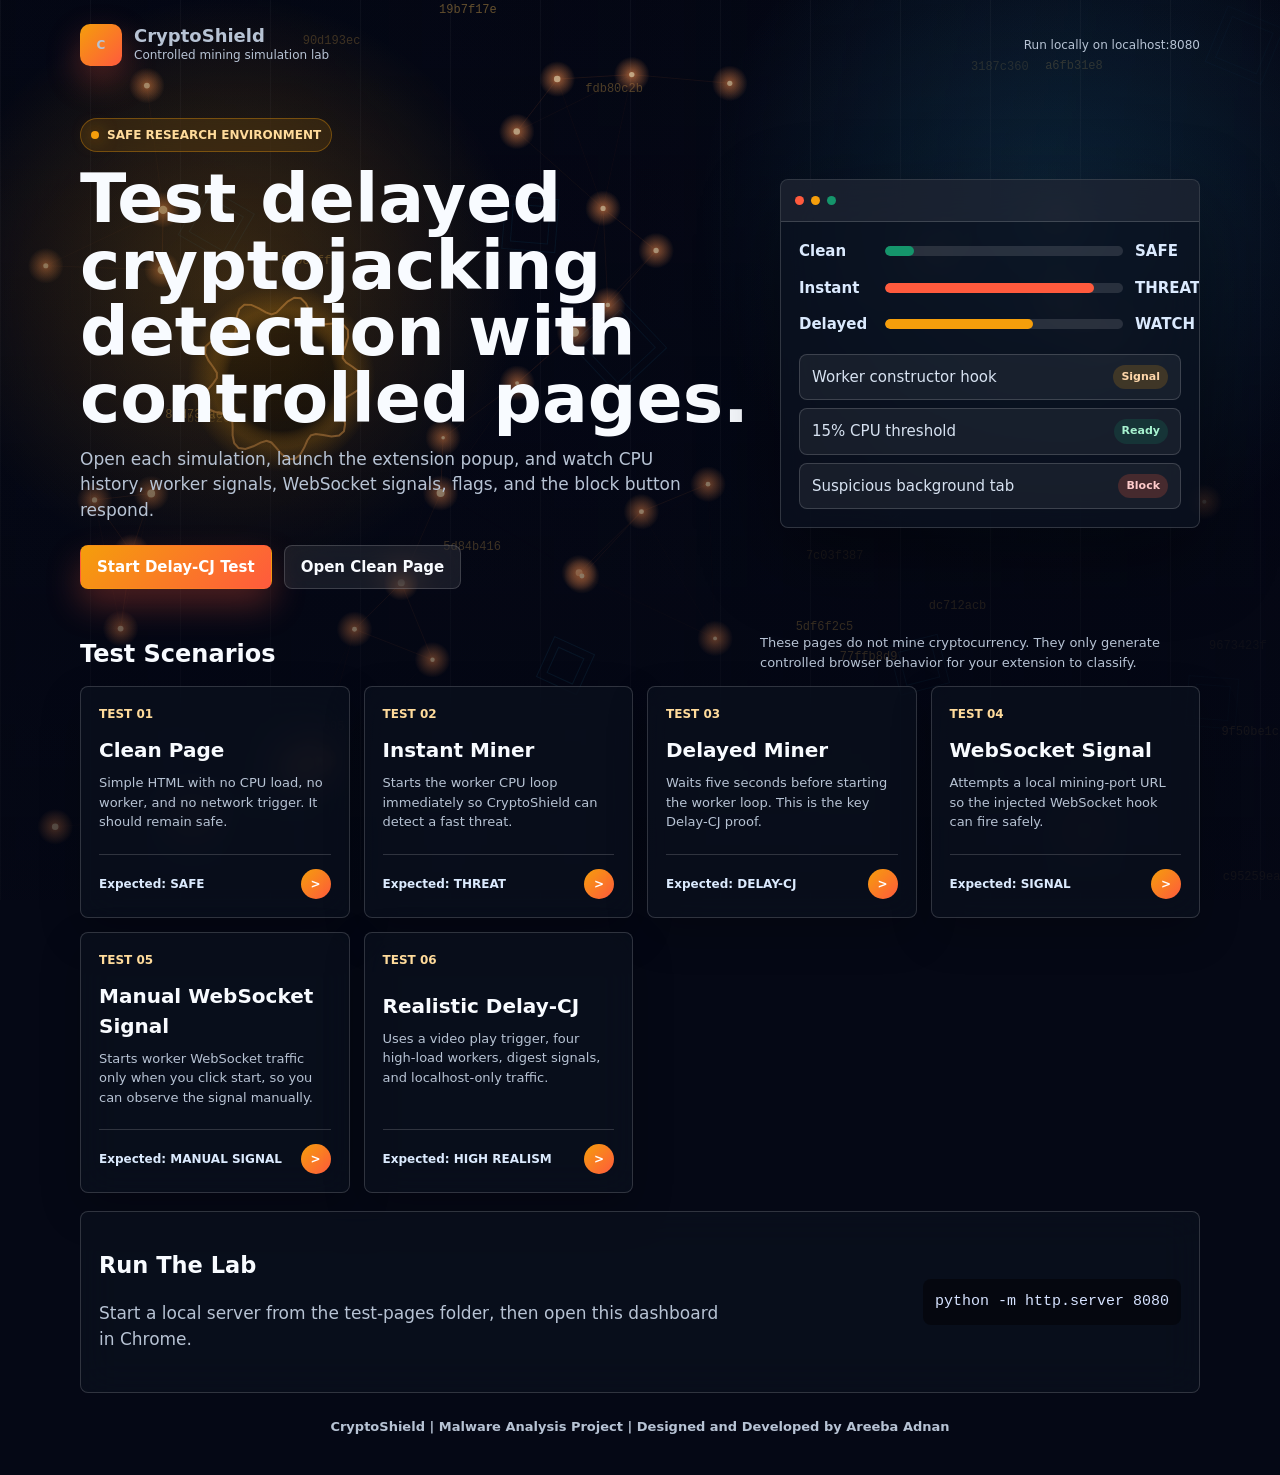
<file: Project/test-pages/index.html>
<!doctype html>
<html lang="en">
<head>
    <meta charset="utf-8">
    <meta name="viewport" content="width=device-width, initial-scale=1">
    <title>CryptoShield Test Lab</title>
    <style>
        :root {
            --ink: #f8fbff;
            --muted: #b7c3d4;
            --line: rgba(255, 255, 255, 0.16);
            --panel: rgba(17, 24, 39, 0.68);
            --soft: #111827;
            --safe: #15956b;
            --warn: #f59e0b;
            --danger: #ff5a3d;
            --accent: #38bdf8;
            --shadow: 0 28px 80px rgba(0, 0, 0, 0.38);
        }

        * {
            box-sizing: border-box;
        }

        body {
            margin: 0;
            color: var(--ink);
            font: 15px/1.5 "Segoe UI", system-ui, -apple-system, BlinkMacSystemFont, sans-serif;
            background: #050815;
            overflow-x: hidden;
        }

        #crypto-bg {
            position: fixed;
            inset: 0;
            z-index: -3;
            width: 100%;
            height: 100%;
            background: #050815;
        }

        body::before {
            content: "";
            position: fixed;
            inset: 0;
            z-index: -2;
            pointer-events: none;
            background:
                radial-gradient(circle at 18% 32%, rgba(245, 158, 11, 0.28), transparent 24%),
                radial-gradient(circle at 82% 24%, rgba(56, 189, 248, 0.18), transparent 28%),
                linear-gradient(90deg, rgba(5, 8, 21, 0.34), rgba(5, 8, 21, 0.12) 48%, rgba(5, 8, 21, 0.78));
        }

        body::after {
            content: "";
            position: fixed;
            inset: 0;
            z-index: -1;
            pointer-events: none;
            background:
                linear-gradient(180deg, rgba(5, 8, 21, 0.06), rgba(5, 8, 21, 0.55)),
                repeating-linear-gradient(90deg, rgba(255, 255, 255, 0.035) 0 1px, transparent 1px 90px);
        }

        a,
        button {
            color: inherit;
            text-decoration: none;
        }

        button {
            font: inherit;
        }

        .shell {
            width: min(1120px, calc(100% - 32px));
            margin: 0 auto;
            padding: 24px 0 38px;
        }

        .nav {
            display: flex;
            align-items: center;
            justify-content: space-between;
            gap: 18px;
            margin-bottom: 34px;
        }

        .brand {
            display: flex;
            align-items: center;
            gap: 12px;
            min-width: 0;
        }

        .mark {
            display: grid;
            width: 42px;
            height: 42px;
            place-items: center;
            color: #ffffff;
            font-size: 21px;
            font-weight: 900;
            border-radius: 10px;
            background: linear-gradient(135deg, #f59e0b, #ff5a3d);
            box-shadow: 0 14px 34px rgba(255, 90, 61, 0.32);
        }

        .brand strong {
            display: block;
            font-size: 18px;
            line-height: 1.1;
        }

        .brand span,
        .nav-note {
            color: var(--muted);
            font-size: 12px;
        }

        .hero {
            display: grid;
            grid-template-columns: minmax(0, 1fr) minmax(320px, 420px);
            gap: 28px;
            align-items: center;
            margin-bottom: 26px;
        }

        .hero-copy {
            padding: 18px 0;
        }

        .eyebrow {
            display: inline-flex;
            align-items: center;
            gap: 8px;
            margin: 0 0 14px;
            padding: 7px 10px;
            color: #ffdb9b;
            font-size: 12px;
            font-weight: 800;
            text-transform: uppercase;
            border: 1px solid rgba(245, 158, 11, 0.34);
            border-radius: 999px;
            background: rgba(245, 158, 11, 0.12);
            backdrop-filter: blur(16px);
        }

        .eyebrow::before {
            content: "";
            width: 8px;
            height: 8px;
            border-radius: 50%;
            background: var(--warn);
            box-shadow: 0 0 18px rgba(245, 158, 11, 0.8);
        }

        h1 {
            max-width: 700px;
            margin: 0 0 14px;
            font-size: clamp(36px, 7vw, 68px);
            line-height: 0.98;
            letter-spacing: 0;
        }

        .lead {
            max-width: 620px;
            margin: 0 0 22px;
            color: var(--muted);
            font-size: 17px;
        }

        .hero-actions {
            display: flex;
            flex-wrap: wrap;
            gap: 12px;
        }

        .button {
            display: inline-flex;
            align-items: center;
            justify-content: center;
            min-height: 44px;
            padding: 0 16px;
            border: 1px solid transparent;
            border-radius: 8px;
            font-weight: 800;
            cursor: pointer;
        }

        .button.primary {
            color: #ffffff;
            background: linear-gradient(135deg, #f59e0b, #ff5a3d);
            box-shadow: 0 16px 34px rgba(255, 90, 61, 0.30);
        }

        .button.secondary {
            color: #f8fbff;
            border-color: var(--line);
            background: rgba(255, 255, 255, 0.08);
            backdrop-filter: blur(16px);
        }

        .monitor {
            border: 1px solid var(--line);
            border-radius: 8px;
            overflow: hidden;
            background: rgba(12, 18, 32, 0.72);
            box-shadow: var(--shadow);
            backdrop-filter: blur(20px);
        }

        .monitor-top {
            display: flex;
            align-items: center;
            gap: 7px;
            height: 42px;
            padding: 0 14px;
            border-bottom: 1px solid var(--line);
            background: rgba(255, 255, 255, 0.06);
        }

        .dot {
            width: 9px;
            height: 9px;
            border-radius: 50%;
            background: var(--danger);
        }

        .dot:nth-child(2) {
            background: var(--warn);
        }

        .dot:nth-child(3) {
            background: var(--safe);
        }

        .monitor-body {
            padding: 18px;
        }

        .meter-row {
            display: grid;
            grid-template-columns: 74px 1fr 46px;
            gap: 12px;
            align-items: center;
            margin-bottom: 14px;
            color: #dbeafe;
            font-weight: 750;
        }

        .meter {
            height: 10px;
            overflow: hidden;
            border-radius: 999px;
            background: rgba(255, 255, 255, 0.12);
        }

        .fill {
            display: block;
            height: 100%;
            border-radius: inherit;
            background: var(--safe);
        }

        .fill.warn {
            background: var(--warn);
        }

        .fill.danger {
            background: var(--danger);
        }

        .log {
            display: grid;
            gap: 8px;
            margin-top: 18px;
        }

        .log-line {
            display: flex;
            align-items: center;
            justify-content: space-between;
            gap: 12px;
            padding: 10px 12px;
            border: 1px solid var(--line);
            border-radius: 8px;
            color: #d7e2f1;
            background: rgba(255, 255, 255, 0.06);
        }

        .pill {
            flex: 0 0 auto;
            padding: 4px 8px;
            color: #a7f3d0;
            font-size: 11px;
            font-weight: 800;
            border-radius: 999px;
            background: rgba(21, 149, 107, 0.18);
        }

        .pill.warn {
            color: #fed7aa;
            background: rgba(245, 158, 11, 0.18);
        }

        .pill.danger {
            color: #fecaca;
            background: rgba(255, 90, 61, 0.20);
        }

        .section-head {
            display: flex;
            align-items: end;
            justify-content: space-between;
            gap: 16px;
            margin: 24px 0 14px;
        }

        .section-head h2 {
            margin: 0;
            font-size: 24px;
            letter-spacing: 0;
        }

        .section-head p {
            max-width: 440px;
            margin: 0;
            color: var(--muted);
            font-size: 13px;
        }

        .grid {
            display: grid;
            grid-template-columns: repeat(4, minmax(0, 1fr));
            gap: 14px;
        }

        .card {
            position: relative;
            display: grid;
            width: 100%;
            text-align: left;
            min-height: 218px;
            padding: 18px;
            color: inherit;
            border: 1px solid var(--line);
            border-radius: 8px;
            background: rgba(12, 18, 32, 0.62);
            box-shadow: 0 16px 40px rgba(0, 0, 0, 0.22);
            backdrop-filter: blur(18px);
            cursor: pointer;
            transition: transform 160ms ease, border-color 160ms ease, box-shadow 160ms ease;
        }

        .card:hover {
            transform: translateY(-3px);
            border-color: rgba(245, 158, 11, 0.48);
            box-shadow: 0 24px 54px rgba(0, 0, 0, 0.32);
        }

        .card-number {
            color: #ffdb9b;
            font-size: 12px;
            font-weight: 900;
            text-transform: uppercase;
        }

        .card h3 {
            margin: 12px 0 8px;
            font-size: 20px;
            letter-spacing: 0;
        }

        .card p {
            margin: 0;
            color: var(--muted);
            font-size: 13px;
        }

        .card-footer {
            display: flex;
            align-items: center;
            justify-content: space-between;
            gap: 10px;
            align-self: end;
            margin-top: 22px;
            padding-top: 14px;
            border-top: 1px solid var(--line);
            color: #dbeafe;
            font-size: 12px;
            font-weight: 800;
        }

        .arrow {
            display: grid;
            width: 30px;
            height: 30px;
            place-items: center;
            border-radius: 50%;
            color: #ffffff;
            background: linear-gradient(135deg, #f59e0b, #ff5a3d);
        }

        .guide {
            display: grid;
            grid-template-columns: 1fr auto;
            gap: 18px;
            align-items: center;
            margin-top: 18px;
            padding: 18px;
            border: 1px solid var(--line);
            border-radius: 8px;
            background: rgba(12, 18, 32, 0.62);
            backdrop-filter: blur(18px);
        }

        code {
            display: block;
            overflow-x: auto;
            padding: 12px;
            color: #d6e2ff;
            border-radius: 8px;
            background: rgba(0, 0, 0, 0.44);
        }

        .site-footer {
            margin-top: 24px;
            color: var(--muted);
            font-size: 13px;
            font-weight: 750;
            text-align: center;
        }

        .test-overlay {
            position: fixed;
            inset: 0;
            z-index: 20;
            display: grid;
            place-items: center;
            padding: 22px;
            background: rgba(2, 6, 23, 0.28);
            opacity: 0;
            pointer-events: none;
            transition: opacity 220ms ease;
        }

        .test-overlay.open {
            opacity: 1;
            pointer-events: auto;
        }

        .test-panel {
            position: fixed;
            left: var(--card-left, 50%);
            top: var(--card-top, 50%);
            width: var(--card-width, 320px);
            min-height: var(--card-height, 220px);
            padding: 22px;
            overflow: hidden;
            border: 1px solid rgba(255, 255, 255, 0.18);
            border-radius: 8px;
            background:
                linear-gradient(145deg, rgba(17, 24, 39, 0.92), rgba(7, 12, 24, 0.86)),
                rgba(12, 18, 32, 0.86);
            box-shadow: 0 34px 90px rgba(0, 0, 0, 0.46);
            backdrop-filter: blur(24px);
            transform-origin: top left;
            transition:
                left 360ms cubic-bezier(.2, .9, .22, 1),
                top 360ms cubic-bezier(.2, .9, .22, 1),
                width 360ms cubic-bezier(.2, .9, .22, 1),
                min-height 360ms cubic-bezier(.2, .9, .22, 1);
        }

        .test-overlay.open .test-panel {
            left: max(18px, calc(50vw - min(720px, calc(100vw - 36px)) / 2));
            top: max(18px, calc(50vh - min(560px, calc(100vh - 36px)) / 2));
            width: min(720px, calc(100vw - 36px));
            min-height: min(560px, calc(100vh - 36px));
        }

        .test-panel::before {
            content: "";
            position: absolute;
            inset: -1px;
            pointer-events: none;
            background:
                radial-gradient(circle at 18% 22%, rgba(245, 158, 11, 0.24), transparent 28%),
                radial-gradient(circle at 82% 16%, rgba(56, 189, 248, 0.18), transparent 26%);
        }

        .test-panel > * {
            position: relative;
            z-index: 1;
        }

        .test-panel-head {
            display: flex;
            align-items: flex-start;
            justify-content: space-between;
            gap: 18px;
            margin-bottom: 24px;
        }

        .test-kicker {
            display: inline-flex;
            align-items: center;
            gap: 8px;
            margin: 0 0 10px;
            color: #ffdb9b;
            font-size: 12px;
            font-weight: 900;
            text-transform: uppercase;
        }

        .test-kicker::before {
            content: "";
            width: 9px;
            height: 9px;
            border-radius: 50%;
            background: var(--warn);
            box-shadow: 0 0 20px rgba(245, 158, 11, 0.9);
        }

        .test-title {
            max-width: 540px;
            margin: 0;
            font-size: clamp(34px, 7vw, 64px);
            line-height: 0.98;
            letter-spacing: 0;
        }

        .close-test {
            display: grid;
            flex: 0 0 auto;
            width: 42px;
            height: 42px;
            place-items: center;
            border: 1px solid var(--line);
            border-radius: 50%;
            color: #ffffff;
            background: rgba(255, 255, 255, 0.08);
            cursor: pointer;
        }

        .test-body {
            display: grid;
            grid-template-columns: minmax(0, 1fr) minmax(220px, 280px);
            gap: 18px;
            align-items: stretch;
        }

        .test-copy,
        .test-console {
            padding: 18px;
            border: 1px solid var(--line);
            border-radius: 8px;
            background: rgba(255, 255, 255, 0.06);
        }

        .test-copy p {
            margin: 0 0 18px;
            color: var(--muted);
            font-size: 16px;
        }

        .status-box {
            position: relative;
            min-height: 58px;
            padding: 14px 14px 14px 42px;
            border: 1px solid rgba(56, 189, 248, 0.24);
            border-radius: 8px;
            color: #dbeafe;
            font-weight: 800;
            background: rgba(56, 189, 248, 0.08);
        }

        .status-box::before {
            content: "";
            position: absolute;
            top: 20px;
            left: 17px;
            width: 10px;
            height: 10px;
            border-radius: 50%;
            background: var(--accent);
        }

        .status-box.safe {
            color: #a7f3d0;
            border-color: rgba(21, 149, 107, 0.36);
            background: rgba(21, 149, 107, 0.10);
        }

        .status-box.safe::before {
            background: var(--safe);
        }

        .status-box.warn {
            color: #fed7aa;
            border-color: rgba(245, 158, 11, 0.38);
            background: rgba(245, 158, 11, 0.11);
        }

        .status-box.warn::before {
            background: var(--warn);
        }

        .test-actions {
            display: flex;
            flex-wrap: wrap;
            gap: 10px;
            margin-top: 16px;
        }

        .test-action {
            min-height: 42px;
            padding: 0 15px;
            border: 1px solid transparent;
            border-radius: 8px;
            color: #ffffff;
            font-weight: 850;
            cursor: pointer;
            background: linear-gradient(135deg, #f59e0b, #ff5a3d);
        }

        .test-action.secondary {
            border-color: var(--line);
            background: rgba(255, 255, 255, 0.08);
        }

        .test-console {
            display: grid;
            align-content: start;
            gap: 10px;
        }

        .console-line {
            display: flex;
            align-items: center;
            justify-content: space-between;
            gap: 12px;
            padding-bottom: 10px;
            border-bottom: 1px solid var(--line);
            color: #d7e2f1;
            font-size: 13px;
            font-weight: 750;
        }

        .console-line:last-child {
            border-bottom: 0;
            padding-bottom: 0;
        }

        .console-value {
            color: #ffdb9b;
            text-align: right;
        }

        @media (max-width: 900px) {
            .hero,
            .guide,
            .test-body {
                grid-template-columns: 1fr;
            }

            .grid {
                grid-template-columns: repeat(2, minmax(0, 1fr));
            }
        }

        @media (max-width: 620px) {
            .nav,
            .section-head {
                align-items: flex-start;
                flex-direction: column;
            }

            .grid {
                grid-template-columns: 1fr;
            }

            .meter-row {
                grid-template-columns: 1fr;
            }
        }

        @media (prefers-reduced-motion: reduce) {
            .card,
            .test-overlay,
            .test-panel {
                transition: none;
            }
        }
    </style>
</head>
<body>
    <canvas id="crypto-bg" aria-hidden="true"></canvas>
    <main class="shell">
        <nav class="nav" aria-label="CryptoShield test navigation">
            <a class="brand" href="index.html">
                <span class="mark" aria-hidden="true">C</span>
                <span>
                    <strong>CryptoShield</strong>
                    <span>Controlled mining simulation lab</span>
                </span>
            </a>
            <span class="nav-note">Run locally on localhost:8080</span>
        </nav>

        <section class="hero">
            <div class="hero-copy">
                <p class="eyebrow">Safe research environment</p>
                <h1>Test delayed cryptojacking detection with controlled pages.</h1>
                <p class="lead">Open each simulation, launch the extension popup, and watch CPU history, worker signals, WebSocket signals, flags, and the block button respond.</p>
                <div class="hero-actions">
                    <a class="button primary" href="delayed-miner.html">Start Delay-CJ Test</a>
                    <a class="button secondary" href="clean-page.html">Open Clean Page</a>
                </div>
            </div>

            <aside class="monitor" aria-label="CryptoShield monitor preview">
                <div class="monitor-top">
                    <span class="dot"></span>
                    <span class="dot"></span>
                    <span class="dot"></span>
                </div>
                <div class="monitor-body">
                    <div class="meter-row">
                        <span>Clean</span>
                        <span class="meter"><span class="fill" style="width: 12%"></span></span>
                        <span>SAFE</span>
                    </div>
                    <div class="meter-row">
                        <span>Instant</span>
                        <span class="meter"><span class="fill danger" style="width: 88%"></span></span>
                        <span>THREAT</span>
                    </div>
                    <div class="meter-row">
                        <span>Delayed</span>
                        <span class="meter"><span class="fill warn" style="width: 62%"></span></span>
                        <span>WATCH</span>
                    </div>
                    <div class="log">
                        <div class="log-line">
                            <span>Worker constructor hook</span>
                            <span class="pill warn">Signal</span>
                        </div>
                        <div class="log-line">
                            <span>15% CPU threshold</span>
                            <span class="pill">Ready</span>
                        </div>
                        <div class="log-line">
                            <span>Suspicious background tab</span>
                            <span class="pill danger">Block</span>
                        </div>
                    </div>
                </div>
            </aside>
        </section>

        <section class="section-head">
            <div>
                <h2>Test Scenarios</h2>
            </div>
            <p>These pages do not mine cryptocurrency. They only generate controlled browser behavior for your extension to classify.</p>
        </section>

        <section class="grid" aria-label="Available CryptoShield test pages">
            <a class="card" href="clean-page.html">
                <span class="card-number">Test 01</span>
                <div>
                    <h3>Clean Page</h3>
                    <p>Simple HTML with no CPU load, no worker, and no network trigger. It should remain safe.</p>
                </div>
                <span class="card-footer">Expected: SAFE <span class="arrow">></span></span>
            </a>

            <a class="card" href="instant-miner.html">
                <span class="card-number">Test 02</span>
                <div>
                    <h3>Instant Miner</h3>
                    <p>Starts the worker CPU loop immediately so CryptoShield can detect a fast threat.</p>
                </div>
                <span class="card-footer">Expected: THREAT <span class="arrow">></span></span>
            </a>

            <a class="card" href="delayed-miner.html">
                <span class="card-number">Test 03</span>
                <div>
                    <h3>Delayed Miner</h3>
                    <p>Waits five seconds before starting the worker loop. This is the key Delay-CJ proof.</p>
                </div>
                <span class="card-footer">Expected: DELAY-CJ <span class="arrow">></span></span>
            </a>

            <a class="card" href="websocket-simulation.html">
                <span class="card-number">Test 04</span>
                <div>
                    <h3>WebSocket Signal</h3>
                    <p>Attempts a local mining-port URL so the injected WebSocket hook can fire safely.</p>
                </div>
                <span class="card-footer">Expected: SIGNAL <span class="arrow">></span></span>
            </a>

            <a class="card" href="manual-miner-simulation.html">
                <span class="card-number">Test 05</span>
                <div>
                    <h3>Manual WebSocket Signal</h3>
                    <p>Starts worker WebSocket traffic only when you click start, so you can observe the signal manually.</p>
                </div>
                <span class="card-footer">Expected: MANUAL SIGNAL <span class="arrow">></span></span>
            </a>

            <a class="card" href="realistic-miner-simulation.html">
                <span class="card-number">Test 06</span>
                <div>
                    <h3>Realistic Delay-CJ</h3>
                    <p>Uses a video play trigger, four high-load workers, digest signals, and localhost-only traffic.</p>
                </div>
                <span class="card-footer">Expected: HIGH REALISM <span class="arrow">></span></span>
            </a>
        </section>

        <section class="guide" aria-label="Run command">
            <div>
                <h2>Run The Lab</h2>
                <p class="lead">Start a local server from the test-pages folder, then open this dashboard in Chrome.</p>
            </div>
            <code>python -m http.server 8080</code>
        </section>
        <footer class="site-footer">CryptoShield | Malware Analysis Project | Designed and Developed by Areeba Adnan</footer>
    </main>
    <div class="test-overlay" id="test-overlay" aria-hidden="true">
        <section class="test-panel" role="dialog" aria-modal="true" aria-labelledby="test-title">
            <div class="test-panel-head">
                <div>
                    <p class="test-kicker" id="test-kicker">Test</p>
                    <h2 class="test-title" id="test-title">CryptoShield Test</h2>
                </div>
                <button class="close-test" id="close-test" type="button" aria-label="Close test">x</button>
            </div>
            <div class="test-body">
                <div class="test-copy">
                    <p id="test-description">Choose a test to run inside this panel.</p>
                    <div class="status-box" id="test-status">Ready.</div>
                    <div class="test-actions" id="test-actions"></div>
                </div>
                <aside class="test-console" aria-label="Test telemetry">
                    <div class="console-line">
                        <span>Simulation</span>
                        <span class="console-value" id="console-mode">Idle</span>
                    </div>
                    <div class="console-line">
                        <span>Worker</span>
                        <span class="console-value" id="console-worker">None</span>
                    </div>
                    <div class="console-line">
                        <span>Delay</span>
                        <span class="console-value" id="console-delay">0s</span>
                    </div>
                    <div class="console-line">
                        <span>Expected</span>
                        <span class="console-value" id="console-expected">SAFE</span>
                    </div>
                </aside>
            </div>
        </section>
    </div>
    <script>
        const canvas = document.getElementById("crypto-bg");
        const context = canvas.getContext("2d");
        const hashes = "abcdef0123456789";
        const nodes = [];
        const streams = [];
        const blocks = [];
        const testOverlay = document.getElementById("test-overlay");
        const testPanel = testOverlay.querySelector(".test-panel");
        const closeTestButton = document.getElementById("close-test");
        const testKicker = document.getElementById("test-kicker");
        const testTitle = document.getElementById("test-title");
        const testDescription = document.getElementById("test-description");
        const testStatus = document.getElementById("test-status");
        const testActions = document.getElementById("test-actions");
        const consoleMode = document.getElementById("console-mode");
        const consoleWorker = document.getElementById("console-worker");
        const consoleDelay = document.getElementById("console-delay");
        const consoleExpected = document.getElementById("console-expected");
        let width = 0;
        let height = 0;
        let time = 0;
        let activeWorker = null;
        let activeTimer = null;
        let activeSocket = null;

        const tests = {
            clean: {
                kicker: "Test 01",
                title: "Clean page",
                description: "This inline page state has no worker, no CPU loop, and no suspicious WebSocket. CryptoShield should keep it marked safe.",
                status: "No CPU load. Expected result: SAFE.",
                statusType: "safe",
                mode: "Clean",
                worker: "None",
                delay: "0s",
                expected: "SAFE"
            },
            instant: {
                kicker: "Test 02",
                title: "Instant miner simulation",
                description: "This starts a controlled worker CPU loop immediately inside the home page. It should become a threat quickly.",
                status: "Starting worker immediately...",
                statusType: "warn",
                mode: "Immediate CPU",
                worker: "Starting",
                delay: "0s",
                expected: "THREAT"
            },
            delayed: {
                kicker: "Test 03",
                title: "Delayed miner simulation",
                description: "This waits five seconds before starting the worker loop, or you can trigger it manually. This is the key Delay-CJ proof.",
                status: "Waiting 5 seconds before mining simulation...",
                statusType: "",
                mode: "Delayed CPU",
                worker: "Waiting",
                delay: "5s",
                expected: "DELAY-CJ"
            },
            websocket: {
                kicker: "Test 04",
                title: "WebSocket signal simulation",
                description: "This attempts a local WebSocket URL on a common mining port so the injected WebSocket hook can fire safely.",
                status: "Waiting 2 seconds before creating WebSocket...",
                statusType: "",
                mode: "Runtime signal",
                worker: "None",
                delay: "2s",
                expected: "SIGNAL"
            }
        };

        function random(min, max) {
            return Math.random() * (max - min) + min;
        }

        function setStatus(text, type = "") {
            testStatus.textContent = text;
            testStatus.className = `status-box${type ? ` ${type}` : ""}`;
        }

        function resetSimulation() {
            clearTimeout(activeTimer);
            activeTimer = null;

            if (activeWorker) {
                activeWorker.postMessage("stop");
                activeWorker.terminate();
                activeWorker = null;
            }

            if (activeSocket) {
                activeSocket.close();
                activeSocket = null;
            }

            testActions.replaceChildren();
        }

        function makeAction(label, handler, secondary = false) {
            const action = document.createElement("button");
            action.type = "button";
            action.className = `test-action${secondary ? " secondary" : ""}`;
            action.textContent = label;
            action.addEventListener("click", handler);
            testActions.appendChild(action);
        }

        function startWorker(label) {
            if (activeWorker) {
                return;
            }

            activeWorker = new Worker("miner-simulation-worker.js");
            consoleWorker.textContent = "Running";
            setStatus(`${label} running. Waiting for worker samples...`, "warn");

            activeWorker.addEventListener("message", (event) => {
                setStatus(`${label} running. Iterations: ${event.data.iterations}`, "warn");
            });
        }

        function stopWorker() {
            if (!activeWorker) {
                setStatus("No active worker to stop.", "safe");
                return;
            }

            activeWorker.postMessage("stop");
            activeWorker.terminate();
            activeWorker = null;
            consoleWorker.textContent = "Stopped";
            setStatus("Mining simulation stopped.", "safe");
        }

        function triggerWebSocket() {
            try {
                activeSocket = new WebSocket("ws://127.0.0.1:3333/cryptonight-test");
                setStatus("Suspicious WebSocket constructor called.", "warn");
                activeSocket.addEventListener("error", () => {
                    setStatus("Local WebSocket failed as expected. Detection signal was still generated.", "warn");
                });
            } catch (error) {
                setStatus("WebSocket was blocked by the browser, but the simulation attempted it.", "warn");
            }
        }

        function runTest(type) {
            resetSimulation();

            const config = tests[type];
            testKicker.textContent = config.kicker;
            testTitle.textContent = config.title;
            testDescription.textContent = config.description;
            consoleMode.textContent = config.mode;
            consoleWorker.textContent = config.worker;
            consoleDelay.textContent = config.delay;
            consoleExpected.textContent = config.expected;
            setStatus(config.status, config.statusType);

            if (type === "clean") {
                makeAction("Keep Monitoring", () => setStatus("Still safe. No worker or CPU loop is active.", "safe"));
                return;
            }

            if (type === "instant") {
                startWorker("Instant miner simulation");
                makeAction("Stop Miner", stopWorker, true);
                return;
            }

            if (type === "delayed") {
                const startDelayed = () => {
                    clearTimeout(activeTimer);
                    activeTimer = null;
                    startWorker("Delayed miner simulation");
                };

                activeTimer = setTimeout(startDelayed, 5000);
                makeAction("Start Now", startDelayed);
                makeAction("Stop Miner", stopWorker, true);
                return;
            }

            if (type === "websocket") {
                activeTimer = setTimeout(triggerWebSocket, 2000);
                makeAction("Trigger Now", () => {
                    clearTimeout(activeTimer);
                    activeTimer = null;
                    triggerWebSocket();
                });
            }
        }

        function openTest(type, sourceElement) {
            const rect = sourceElement.getBoundingClientRect();
            testPanel.style.setProperty("--card-left", `${rect.left}px`);
            testPanel.style.setProperty("--card-top", `${rect.top}px`);
            testPanel.style.setProperty("--card-width", `${rect.width}px`);
            testPanel.style.setProperty("--card-height", `${rect.height}px`);
            testOverlay.classList.add("open");
            testOverlay.setAttribute("aria-hidden", "false");
            runTest(type);
        }

        function closeTest() {
            resetSimulation();
            testOverlay.classList.remove("open");
            testOverlay.setAttribute("aria-hidden", "true");
        }

        function resize() {
            width = canvas.width = window.innerWidth * window.devicePixelRatio;
            height = canvas.height = window.innerHeight * window.devicePixelRatio;
            canvas.style.width = `${window.innerWidth}px`;
            canvas.style.height = `${window.innerHeight}px`;
            context.setTransform(window.devicePixelRatio, 0, 0, window.devicePixelRatio, 0, 0);
        }

        function seed() {
            nodes.length = 0;
            streams.length = 0;
            blocks.length = 0;

            for (let index = 0; index < 38; index += 1) {
                nodes.push({
                    x: random(40, window.innerWidth - 40),
                    y: random(50, window.innerHeight - 50),
                    radius: random(1.5, 4.5),
                    speed: random(0.18, 0.55),
                    phase: random(0, Math.PI * 2)
                });
            }

            for (let index = 0; index < 44; index += 1) {
                streams.push({
                    x: random(0, window.innerWidth),
                    y: random(-window.innerHeight, window.innerHeight),
                    speed: random(0.55, 1.9),
                    size: random(10, 15),
                    alpha: random(0.18, 0.55),
                    text: Array.from({ length: 8 }, () => hashes[Math.floor(Math.random() * hashes.length)]).join("")
                });
            }

            for (let index = 0; index < 8; index += 1) {
                blocks.push({
                    x: random(0, window.innerWidth),
                    y: random(0, window.innerHeight),
                    size: random(42, 78),
                    speed: random(0.12, 0.36),
                    rotation: random(0, Math.PI),
                    alpha: random(0.06, 0.16)
                });
            }
        }

        function drawBlocks() {
            blocks.forEach((block) => {
                block.x += block.speed;
                block.y += Math.sin(time * 0.008 + block.rotation) * 0.18;
                block.rotation += 0.002;

                if (block.x > window.innerWidth + block.size) {
                    block.x = -block.size;
                }

                context.save();
                context.translate(block.x, block.y);
                context.rotate(block.rotation);
                context.strokeStyle = `rgba(56, 189, 248, ${block.alpha})`;
                context.lineWidth = 1;
                context.strokeRect(-block.size / 2, -block.size / 2, block.size, block.size);
                context.strokeRect(-block.size / 2 + 8, -block.size / 2 + 8, block.size - 16, block.size - 16);
                context.restore();
            });
        }

        function drawStreams() {
            context.font = "12px Consolas, monospace";
            streams.forEach((stream) => {
                stream.y += stream.speed;

                if (stream.y > window.innerHeight + 40) {
                    stream.y = random(-180, -20);
                    stream.x = random(0, window.innerWidth);
                    stream.text = Array.from({ length: 8 }, () => hashes[Math.floor(Math.random() * hashes.length)]).join("");
                }

                context.fillStyle = `rgba(255, 196, 87, ${stream.alpha})`;
                context.fillText(stream.text, stream.x, stream.y);
            });
        }

        function drawNetwork() {
            nodes.forEach((node) => {
                node.x += Math.cos(time * 0.006 + node.phase) * node.speed;
                node.y += Math.sin(time * 0.005 + node.phase) * node.speed;

                if (node.x < 0) node.x = window.innerWidth;
                if (node.x > window.innerWidth) node.x = 0;
                if (node.y < 0) node.y = window.innerHeight;
                if (node.y > window.innerHeight) node.y = 0;
            });

            for (let a = 0; a < nodes.length; a += 1) {
                for (let b = a + 1; b < nodes.length; b += 1) {
                    const first = nodes[a];
                    const second = nodes[b];
                    const distance = Math.hypot(first.x - second.x, first.y - second.y);

                    if (distance < 170) {
                        const alpha = (1 - distance / 170) * 0.22;
                        context.strokeStyle = `rgba(255, 126, 61, ${alpha})`;
                        context.lineWidth = 1;
                        context.beginPath();
                        context.moveTo(first.x, first.y);
                        context.lineTo(second.x, second.y);
                        context.stroke();
                    }
                }
            }

            nodes.forEach((node) => {
                const glow = context.createRadialGradient(node.x, node.y, 0, node.x, node.y, 18);
                glow.addColorStop(0, "rgba(255, 145, 77, 0.8)");
                glow.addColorStop(1, "rgba(255, 145, 77, 0)");
                context.fillStyle = glow;
                context.beginPath();
                context.arc(node.x, node.y, 18, 0, Math.PI * 2);
                context.fill();

                context.fillStyle = "rgba(255, 222, 173, 0.9)";
                context.beginPath();
                context.arc(node.x, node.y, node.radius, 0, Math.PI * 2);
                context.fill();
            });
        }

        function drawThreatCore() {
            const centerX = window.innerWidth * 0.22;
            const centerY = window.innerHeight * 0.42;
            const pulse = 1 + Math.sin(time * 0.04) * 0.08;
            const radius = 88 * pulse;

            const halo = context.createRadialGradient(centerX, centerY, 8, centerX, centerY, radius);
            halo.addColorStop(0, "rgba(0, 0, 0, 0.92)");
            halo.addColorStop(0.52, "rgba(0, 0, 0, 0.72)");
            halo.addColorStop(0.72, "rgba(245, 158, 11, 0.36)");
            halo.addColorStop(1, "rgba(245, 158, 11, 0)");
            context.fillStyle = halo;
            context.beginPath();
            context.arc(centerX, centerY, radius, 0, Math.PI * 2);
            context.fill();

            context.strokeStyle = "rgba(255, 173, 85, 0.78)";
            context.lineWidth = 2;
            context.beginPath();
            for (let index = 0; index <= 80; index += 1) {
                const angle = (index / 80) * Math.PI * 2;
                const jitter = Math.sin(angle * 9 + time * 0.05) * 9;
                const x = centerX + Math.cos(angle) * (radius * 0.78 + jitter);
                const y = centerY + Math.sin(angle) * (radius * 0.78 + jitter);
                if (index === 0) context.moveTo(x, y);
                else context.lineTo(x, y);
            }
            context.closePath();
            context.stroke();
        }

        function frame() {
            time += 1;
            context.clearRect(0, 0, window.innerWidth, window.innerHeight);
            drawBlocks();
            drawStreams();
            drawNetwork();
            drawThreatCore();
            requestAnimationFrame(frame);
        }

        window.addEventListener("resize", () => {
            resize();
            seed();
        });

        document.querySelectorAll("[data-test]").forEach((trigger) => {
            trigger.addEventListener("click", () => {
                openTest(trigger.dataset.test, trigger);
            });
        });

        closeTestButton.addEventListener("click", closeTest);
        testOverlay.addEventListener("click", (event) => {
            if (event.target === testOverlay) {
                closeTest();
            }
        });

        window.addEventListener("keydown", (event) => {
            if (event.key === "Escape" && testOverlay.classList.contains("open")) {
                closeTest();
            }
        });

        resize();
        seed();
        frame();
    </script>
</body>
</html>
</file>
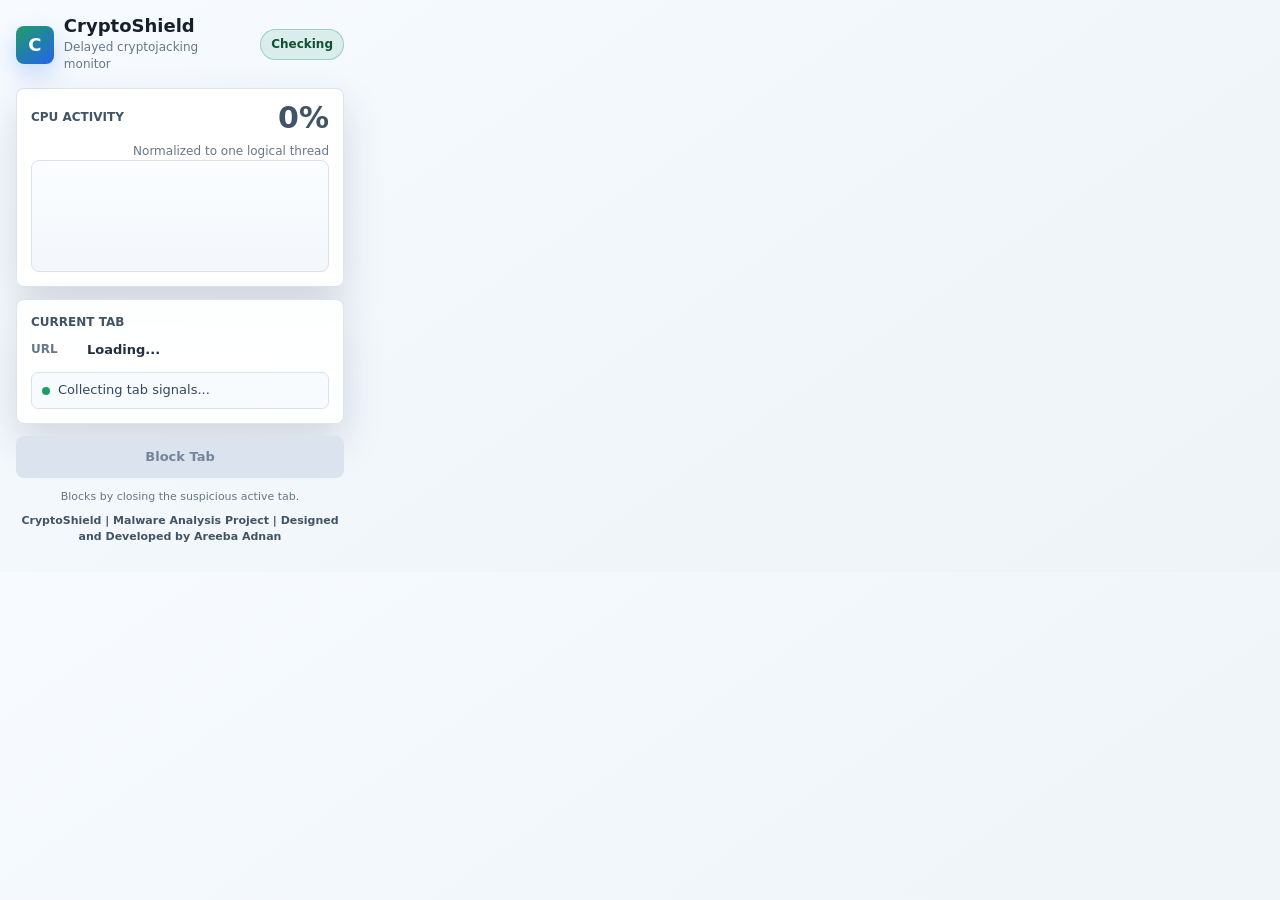
<file: Project/cryptoshield/popup.html>
<!doctype html>
<html lang="en">
<head>
    <meta charset="utf-8">
    <meta name="viewport" content="width=device-width, initial-scale=1">
    <title>CryptoShield</title>
    <style>
        :root {
            color-scheme: light;
            --bg: #eef3f8;
            --panel: #ffffff;
            --ink: #16202a;
            --muted: #667789;
            --line: #d8e2ec;
            --safe: #1f9d68;
            --warn: #d97706;
            --danger: #d64545;
            --accent: #2563eb;
            --shadow: 0 18px 42px rgba(31, 45, 61, 0.16);
        }

        * {
            box-sizing: border-box;
        }

        body {
            width: 360px;
            min-height: 430px;
            margin: 0;
            color: var(--ink);
            font: 13px/1.45 "Segoe UI", system-ui, -apple-system, BlinkMacSystemFont, sans-serif;
            background: linear-gradient(145deg, #f7fbff 0%, var(--bg) 100%);
        }

        .app {
            padding: 16px;
        }

        .topbar {
            display: flex;
            align-items: center;
            justify-content: space-between;
            gap: 12px;
            margin-bottom: 14px;
        }

        .brand {
            display: flex;
            align-items: center;
            gap: 10px;
            min-width: 0;
        }

        .logo {
            display: grid;
            width: 38px;
            height: 38px;
            place-items: center;
            color: #ffffff;
            font-size: 18px;
            font-weight: 800;
            border-radius: 8px;
            background: linear-gradient(145deg, #1f9d68, #2563eb);
            box-shadow: 0 10px 24px rgba(37, 99, 235, 0.24);
        }

        h1 {
            margin: 0;
            font-size: 18px;
            line-height: 1.1;
            letter-spacing: 0;
        }

        .subtitle {
            margin-top: 3px;
            color: var(--muted);
            font-size: 12px;
        }

        #status-badge {
            flex: 0 0 auto;
            padding: 6px 10px;
            color: #0f5132;
            font-size: 12px;
            font-weight: 700;
            border: 1px solid rgba(31, 157, 104, 0.35);
            border-radius: 999px;
            background: rgba(31, 157, 104, 0.12);
        }

        #status-badge.warning {
            color: #92400e;
            border-color: rgba(217, 119, 6, 0.35);
            background: rgba(217, 119, 6, 0.12);
        }

        #status-badge.danger {
            color: #9f1d1d;
            border-color: rgba(214, 69, 69, 0.35);
            background: rgba(214, 69, 69, 0.12);
        }

        .panel {
            margin-bottom: 12px;
            padding: 14px;
            border: 1px solid rgba(216, 226, 236, 0.9);
            border-radius: 8px;
            background: rgba(255, 255, 255, 0.92);
            box-shadow: var(--shadow);
        }

        .panel-title {
            display: flex;
            align-items: center;
            justify-content: space-between;
            gap: 12px;
            margin-bottom: 10px;
            font-size: 12px;
            font-weight: 800;
            text-transform: uppercase;
            color: #415466;
        }

        .metric {
            display: grid;
            grid-template-columns: 1fr auto;
            gap: 10px;
            align-items: end;
        }

        #cpu-value {
            font-size: 30px;
            font-weight: 800;
            line-height: 1;
        }

        .metric-note {
            color: var(--muted);
            font-size: 12px;
            text-align: right;
        }

        .graph-wrap {
            height: 112px;
            padding: 10px;
            border: 1px solid var(--line);
            border-radius: 8px;
            background: linear-gradient(180deg, #fbfdff, #f3f7fb);
        }

        #cpu-graph {
            display: block;
            width: 100%;
            height: 90px;
        }

        .url-row {
            display: grid;
            grid-template-columns: 46px 1fr;
            gap: 10px;
            align-items: start;
            margin-bottom: 12px;
        }

        .label {
            color: var(--muted);
            font-size: 12px;
            font-weight: 700;
            text-transform: uppercase;
        }

        #current-url {
            min-width: 0;
            overflow-wrap: anywhere;
            color: #203040;
            font-weight: 650;
        }

        #flags-list {
            display: grid;
            gap: 8px;
            margin: 0;
            padding: 0;
            list-style: none;
        }

        #flags-list li {
            display: flex;
            align-items: center;
            gap: 8px;
            min-height: 30px;
            padding: 8px 10px;
            border: 1px solid var(--line);
            border-radius: 7px;
            color: #33485c;
            background: #f8fbfe;
        }

        #flags-list li::before {
            content: "";
            width: 8px;
            height: 8px;
            flex: 0 0 auto;
            border-radius: 50%;
            background: var(--safe);
        }

        #flags-list li.warn::before {
            background: var(--warn);
        }

        #flags-list li.danger::before {
            background: var(--danger);
        }

        .actions {
            display: flex;
            gap: 10px;
        }

        button {
            width: 100%;
            min-height: 42px;
            border: 0;
            border-radius: 8px;
            color: #ffffff;
            font: inherit;
            font-weight: 800;
            cursor: pointer;
            background: linear-gradient(135deg, var(--danger), #a51d2d);
            box-shadow: 0 12px 24px rgba(214, 69, 69, 0.24);
        }

        button:hover {
            filter: brightness(1.04);
        }

        button:disabled {
            cursor: not-allowed;
            color: #758599;
            background: #dbe4ee;
            box-shadow: none;
        }

        .footer {
            color: var(--muted);
            font-size: 11px;
            text-align: center;
        }

        .signature {
            display: inline-block;
            margin-top: 8px;
            color: #415466;
            font-weight: 700;
        }
    </style>
</head>
<body>
    <main class="app">
        <header class="topbar">
            <div class="brand">
                <div class="logo" aria-hidden="true">C</div>
                <div>
                    <h1>CryptoShield</h1>
                    <div class="subtitle">Delayed cryptojacking monitor</div>
                </div>
            </div>
            <div id="status-badge">Checking</div>
        </header>

        <section class="panel" aria-labelledby="cpu-title">
            <div class="panel-title" id="cpu-title">
                <span>CPU Activity</span>
                <span id="cpu-value">0%</span>
            </div>
            <div class="metric-note" id="cpu-note">Normalized to one logical thread</div>
            <div class="graph-wrap">
                <canvas id="cpu-graph" width="308" height="90" aria-label="CPU usage graph"></canvas>
            </div>
        </section>

        <section class="panel" aria-labelledby="url-title">
            <div class="panel-title" id="url-title">Current Tab</div>
            <div class="url-row">
                <div class="label">URL</div>
                <div id="current-url">Loading...</div>
            </div>
            <ul id="flags-list">
                <li>Collecting tab signals...</li>
            </ul>
        </section>

        <div class="actions">
            <button id="block-btn" type="button" disabled>Block Tab</button>
        </div>
        <p class="footer">
            Blocks by closing the suspicious active tab.<br>
            <span class="signature">CryptoShield | Malware Analysis Project | Designed and Developed by Areeba Adnan</span>
        </p>
    </main>

    <script src="popup.js"></script>
</body>
</html>
</file>
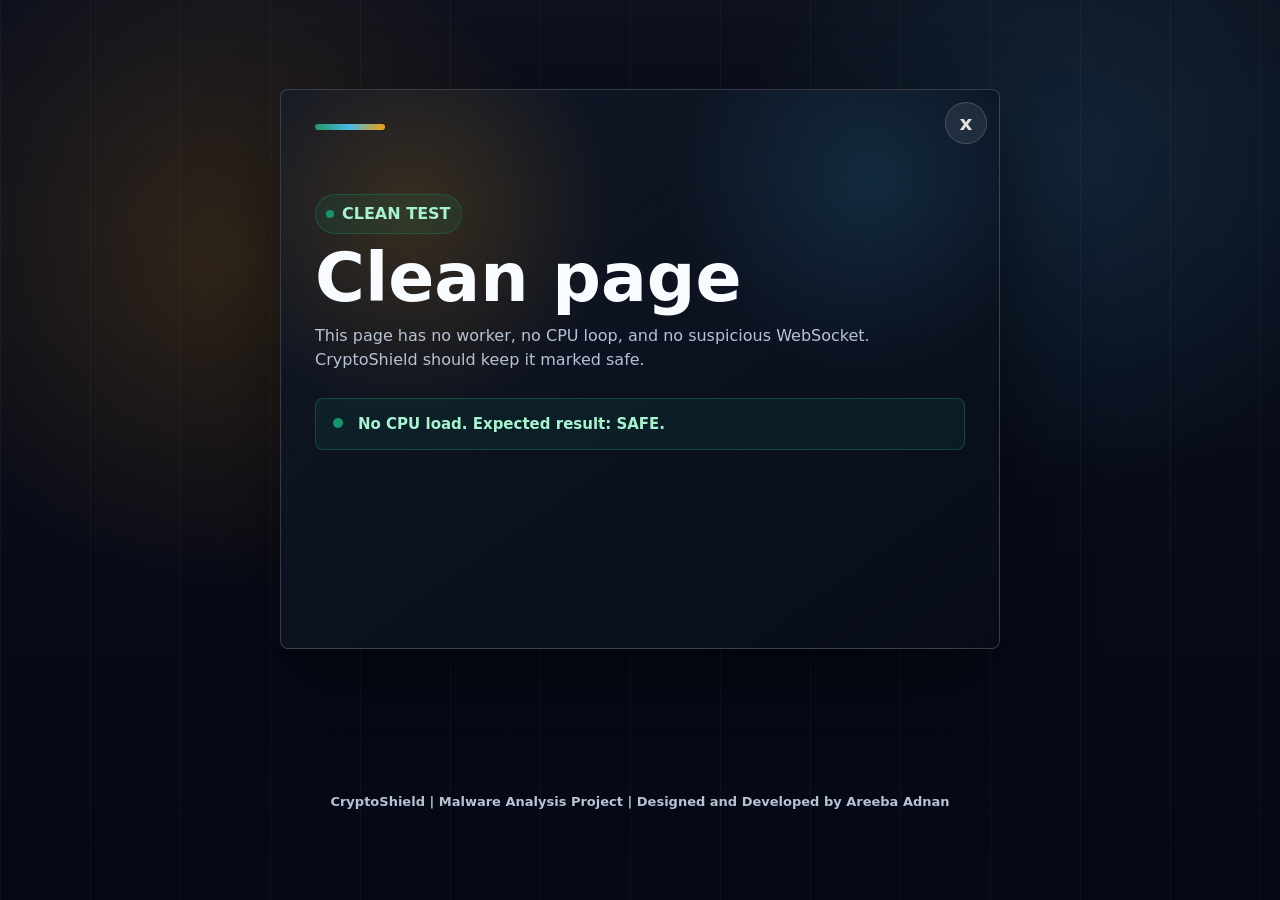
<file: Project/test-pages/clean-page.html>
<!doctype html>
<html lang="en">

<head>
    <meta charset="utf-8">
    <meta name="viewport" content="width=device-width, initial-scale=1">
    <title>Clean Page - CryptoShield Test</title>
    <link rel="stylesheet" href="test-page.css">
</head>

<body class="quiet-test">
    <main class="page">
        <section class="panel">
            <a class="close-link" href="index.html" aria-label="Back to home">x</a>
            <p class="eyebrow">Clean Test</p>
            <h1>Clean page</h1>
            <p>This page has no worker, no CPU loop, and no suspicious WebSocket. CryptoShield should keep it marked
                safe.</p>
            <div id="status" class="status safe">No CPU load. Expected result: SAFE.</div>
        </section>
        <footer class="site-footer">CryptoShield | Malware Analysis Project | Designed and Developed by Areeba Adnan</footer>
    </main>
</body>

</html>
</file>
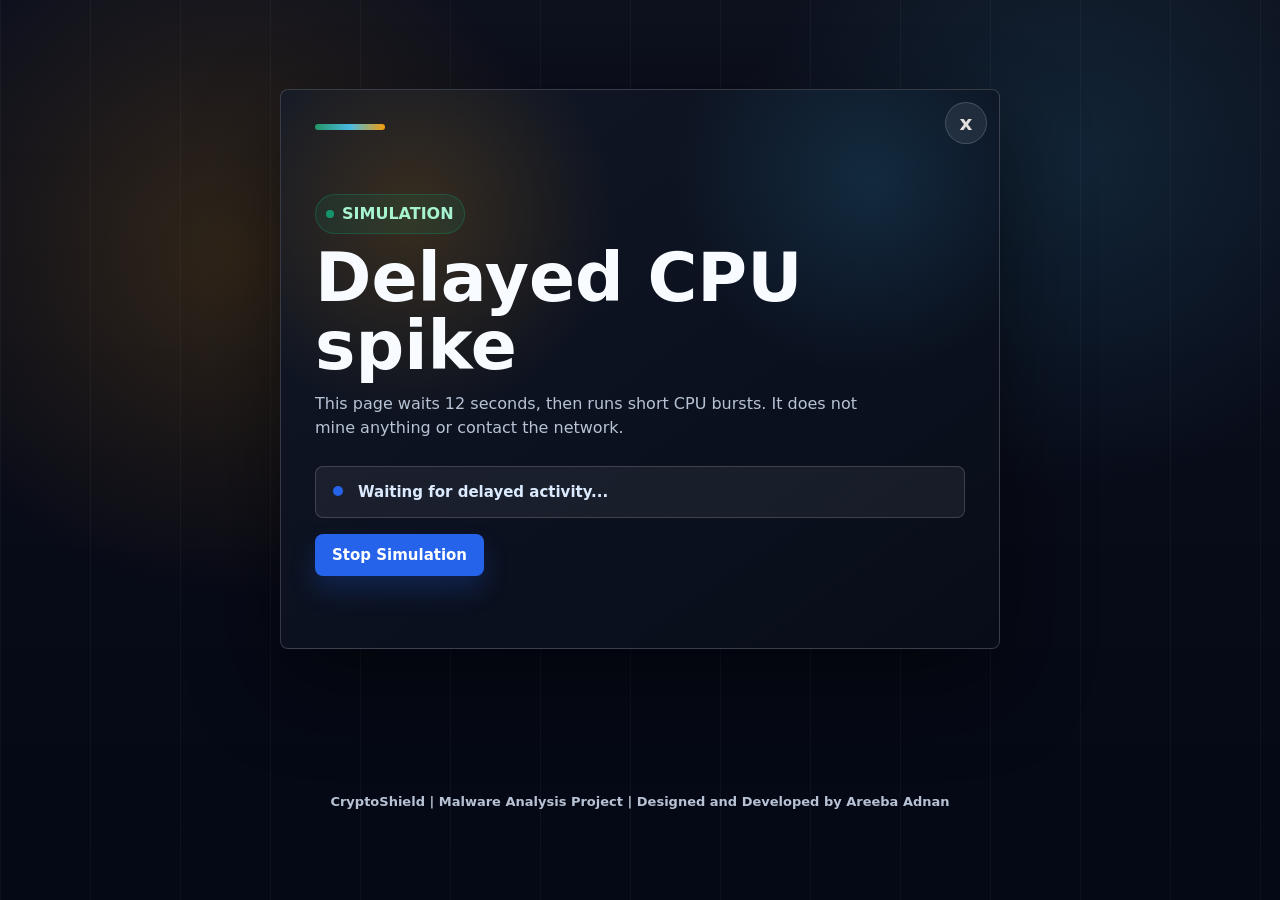
<file: Project/test-pages/delayed-cpu.html>
<!doctype html>
<html lang="en">

<head>
    <meta charset="utf-8">
    <meta name="viewport" content="width=device-width, initial-scale=1">
    <title>Delayed CPU Spike - CryptoShield Test</title>
    <link rel="stylesheet" href="test-page.css">
</head>

<body class="quiet-test">
    <main class="page">
        <section class="panel">
            <a class="close-link" href="index.html" aria-label="Back to home">x</a>
            <p class="eyebrow">Simulation</p>
            <h1>Delayed CPU spike</h1>
            <p>This page waits 12 seconds, then runs short CPU bursts. It does not mine anything or contact the network.
            </p>
            <div id="status" class="status">Waiting for delayed activity...</div>
            <button id="stop-btn" type="button">Stop Simulation</button>
        </section>
        <footer class="site-footer">CryptoShield | Malware Analysis Project | Designed and Developed by Areeba Adnan</footer>
    </main>

    <script>
        const statusBox = document.getElementById("status");
        const stopButton = document.getElementById("stop-btn");
        let stopped = false;
        let burstTimer = null;

        function cpuBurst() {
            if (stopped) {
                return;
            }

            const endAt = performance.now() + 900;
            let value = 0;

            while (performance.now() < endAt) {
                value += Math.sqrt(Math.random() * 1000000);
            }

            statusBox.textContent = `Controlled CPU burst running. Sample: ${Math.round(value)}`;
            burstTimer = setTimeout(cpuBurst, 250);
        }

        setTimeout(() => {
            if (!stopped) {
                statusBox.className = "status warn";
                cpuBurst();
            }
        }, 12000);

        stopButton.addEventListener("click", () => {
            stopped = true;
            clearTimeout(burstTimer);
            statusBox.className = "status safe";
            statusBox.textContent = "Simulation stopped.";
        });
    </script>
</body>

</html>
</file>
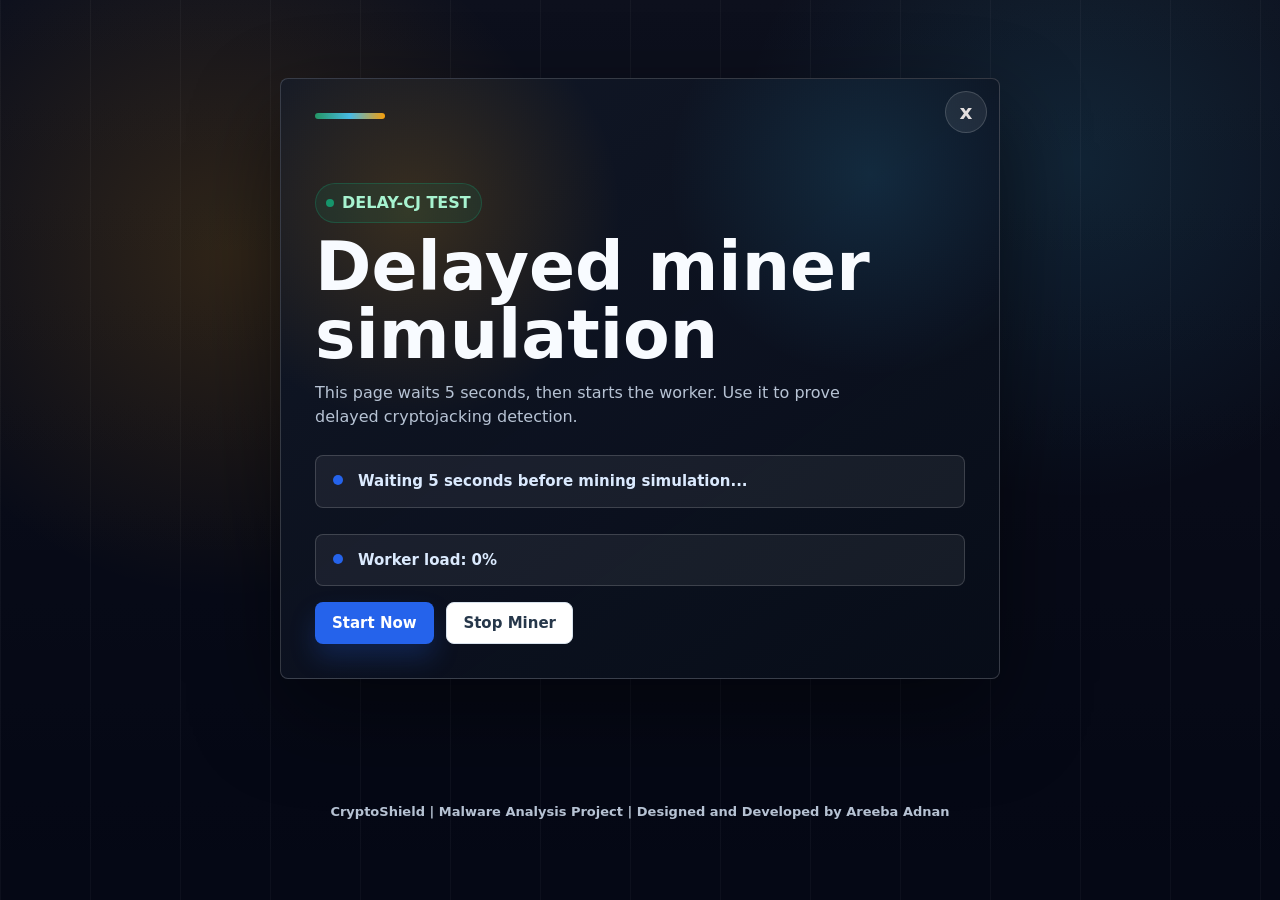
<file: Project/test-pages/delayed-miner.html>
<!doctype html>
<html lang="en">

<head>
    <meta charset="utf-8">
    <meta name="viewport" content="width=device-width, initial-scale=1">
    <title>Delayed Miner - CryptoShield Test</title>
    <link rel="stylesheet" href="test-page.css">
</head>

<body class="quiet-test">
    <main class="page">
        <section class="panel">
            <a class="close-link" href="index.html" aria-label="Back to home">x</a>
            <p class="eyebrow">Delay-CJ Test</p>
            <h1>Delayed miner simulation</h1>
            <p>This page waits 5 seconds, then starts the worker. Use it to prove delayed cryptojacking detection.</p>
            <div id="status" class="status">Waiting 5 seconds before mining simulation...</div>
            <div id="load" class="status">Worker load: 0%</div>
            <button id="start-btn" type="button">Start Now</button>
            <button id="stop-btn" type="button">Stop Miner</button>
        </section>
        <footer class="site-footer">CryptoShield | Malware Analysis Project | Designed and Developed by Areeba Adnan</footer>
    </main>

    <script>
        const statusBox = document.getElementById("status");
        const loadBox = document.getElementById("load");
        const startButton = document.getElementById("start-btn");
        const stopButton = document.getElementById("stop-btn");
        let worker = null;
        let startTimer = null;
        let hashTimer = null;

        function startHashTelemetry() {
            if (hashTimer || !window.crypto?.subtle?.digest) {
                return;
            }

            const encoder = new TextEncoder();
            hashTimer = setInterval(() => {
                window.crypto.subtle.digest("SHA-256", encoder.encode(`delayed-miner-${Date.now()}`));
            }, 150);
        }

        function stopHashTelemetry() {
            clearInterval(hashTimer);
            hashTimer = null;
        }

        function startMining() {
            if (worker) {
                return;
            }

            clearTimeout(startTimer);
            worker = new Worker("miner-simulation-worker.js");
            statusBox.className = "status warn";
            statusBox.textContent = "Delayed miner simulation started.";
            loadBox.className = "status warn";
            loadBox.textContent = "Worker load: starting...";
            startHashTelemetry();

            worker.addEventListener("message", (event) => {
                statusBox.textContent = `Delayed miner simulation running. Iterations: ${event.data.iterations}`;
                loadBox.textContent = `Worker load: ${event.data.loadPercent}%`;
            });
        }

        startTimer = setTimeout(startMining, 5000);
        startButton.addEventListener("click", startMining);

        stopButton.addEventListener("click", () => {
            clearTimeout(startTimer);

            if (worker) {
                worker.postMessage("stop");
                worker.terminate();
                worker = null;
            }

            stopHashTelemetry();
            statusBox.className = "status safe";
            statusBox.textContent = "Delayed miner simulation stopped.";
            loadBox.className = "status safe";
            loadBox.textContent = "Worker load: 0%";
        });
    </script>
</body>

</html>
</file>
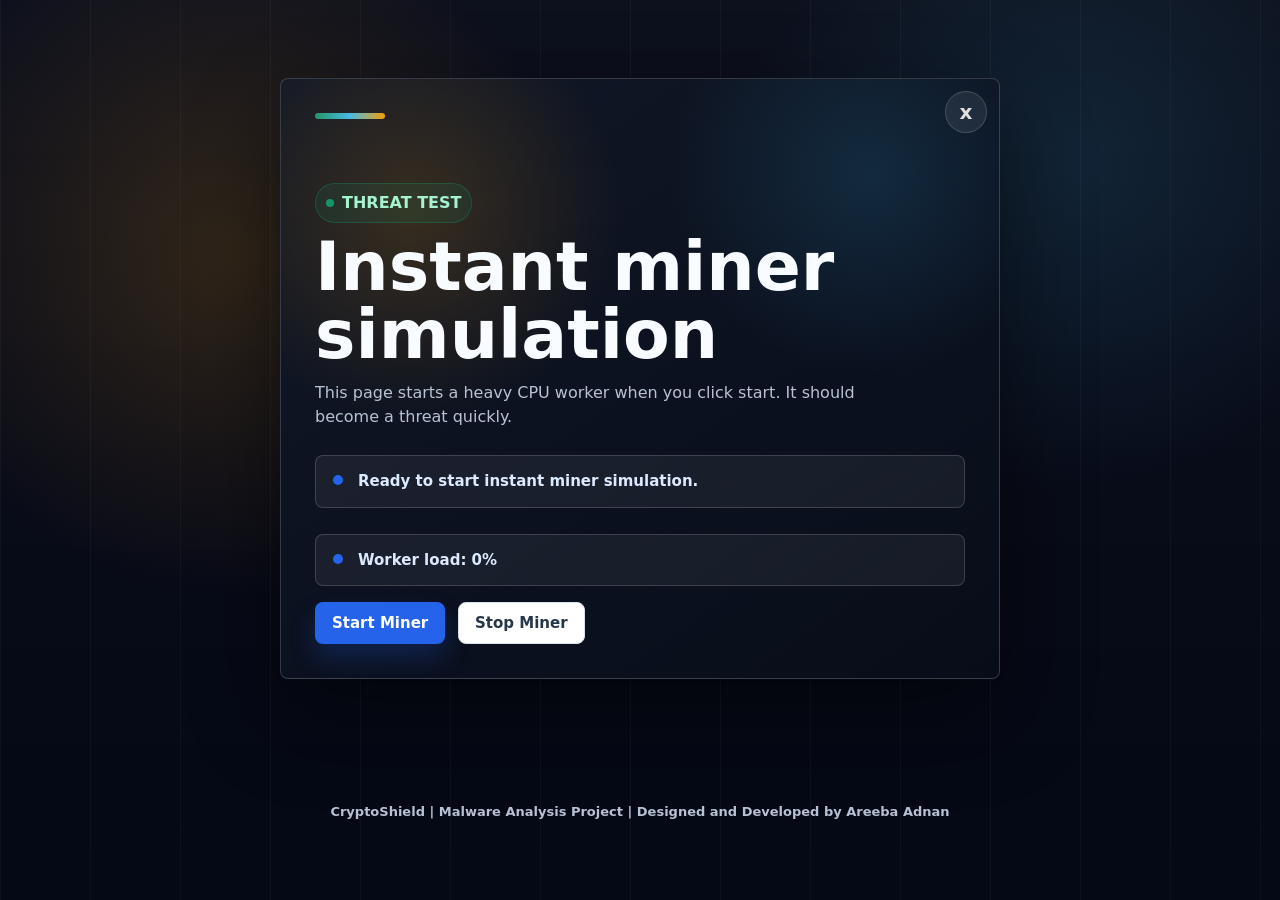
<file: Project/test-pages/instant-miner.html>
<!doctype html>
<html lang="en">

<head>
    <meta charset="utf-8">
    <meta name="viewport" content="width=device-width, initial-scale=1">
    <title>Instant Miner - CryptoShield Test</title>
    <link rel="stylesheet" href="test-page.css">
</head>

<body class="quiet-test">
    <main class="page">
        <section class="panel">
            <a class="close-link" href="index.html" aria-label="Back to home">x</a>
            <p class="eyebrow">Threat Test</p>
            <h1>Instant miner simulation</h1>
            <p>This page starts a heavy CPU worker when you click start. It should become a threat quickly.</p>
            <div id="status" class="status">Ready to start instant miner simulation.</div>
            <div id="load" class="status">Worker load: 0%</div>
            <button id="start-btn" type="button">Start Miner</button>
            <button id="stop-btn" type="button">Stop Miner</button>
        </section>
        <footer class="site-footer">CryptoShield | Malware Analysis Project | Designed and Developed by Areeba Adnan</footer>
    </main>

    <script>
        const statusBox = document.getElementById("status");
        const loadBox = document.getElementById("load");
        const startButton = document.getElementById("start-btn");
        const stopButton = document.getElementById("stop-btn");
        let worker = null;
        let hashTimer = null;

        function startHashTelemetry() {
            if (hashTimer || !window.crypto?.subtle?.digest) {
                return;
            }

            const encoder = new TextEncoder();
            hashTimer = setInterval(() => {
                window.crypto.subtle.digest("SHA-256", encoder.encode(`instant-miner-${Date.now()}`));
            }, 150);
        }

        function stopHashTelemetry() {
            clearInterval(hashTimer);
            hashTimer = null;
        }

        function startMining() {
            if (worker) {
                return;
            }

            worker = new Worker("miner-simulation-worker.js");
            statusBox.className = "status warn";
            statusBox.textContent = "Instant miner simulation started.";
            loadBox.className = "status warn";
            loadBox.textContent = "Worker load: starting...";
            startHashTelemetry();

            worker.addEventListener("message", (event) => {
                statusBox.textContent = `Instant miner simulation running. Iterations: ${event.data.iterations}`;
                loadBox.textContent = `Worker load: ${event.data.loadPercent}%`;
            });
        }

        startButton.addEventListener("click", startMining);

        stopButton.addEventListener("click", () => {
            if (worker) {
                worker.postMessage("stop");
                worker.terminate();
                worker = null;
            }

            stopHashTelemetry();
            statusBox.className = "status safe";
            statusBox.textContent = "Instant miner simulation stopped.";
            loadBox.className = "status safe";
            loadBox.textContent = "Worker load: 0%";
        });
    </script>
</body>

</html>
</file>
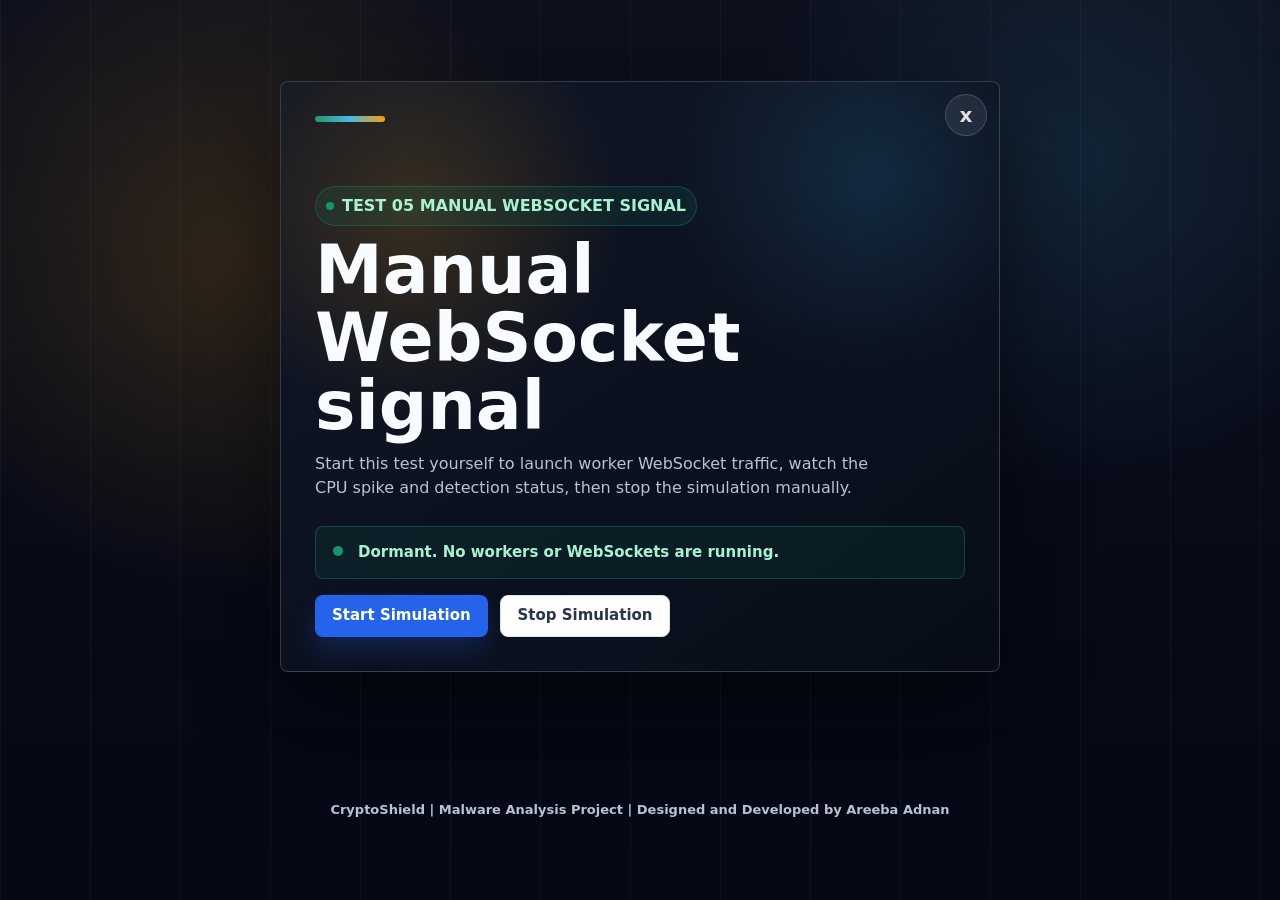
<file: Project/test-pages/manual-miner-simulation.html>
<!doctype html>
<html lang="en">

<head>
    <meta charset="utf-8">
    <meta name="viewport" content="width=device-width, initial-scale=1">
    <title>Manual WebSocket Signal - CryptoShield Test</title>
    <link rel="stylesheet" href="test-page.css">
</head>

<body class="quiet-test">
    <main class="page">
        <section class="panel">
            <a class="close-link" href="index.html" aria-label="Back to home">x</a>
            <p class="eyebrow">Test 05 Manual WebSocket Signal</p>
            <h1>Manual WebSocket signal</h1>
            <p>Start this test yourself to launch worker WebSocket traffic, watch the CPU spike and detection status,
                then stop the simulation manually.</p>
            <div id="status" class="status safe">Dormant. No workers or WebSockets are running.</div>
            <button id="start-btn" type="button">Start Simulation</button>
            <button id="stop-btn" type="button">Stop Simulation</button>
        </section>
        <footer class="site-footer">CryptoShield | Malware Analysis Project | Designed and Developed by Areeba Adnan</footer>
    </main>

    <script>
        const WORKER_COUNT = 3;
        const statusBox = document.getElementById("status");
        const startButton = document.getElementById("start-btn");
        const stopButton = document.getElementById("stop-btn");
        const workers = [];
        let packetCount = 0;

        function updateStatus(text, type = "warn") {
            statusBox.className = `status ${type}`;
            statusBox.textContent = text;
        }

        function startSimulation() {
            if (workers.length > 0) {
                return;
            }

            packetCount = 0;
            updateStatus("Launching 3 hidden workers and secure WebSocket streams...");

            for (let index = 0; index < WORKER_COUNT; index += 1) {
                const worker = new Worker("miner-worker.js");

                worker.addEventListener("message", (event) => {
                    if (event.data?.type === "packet") {
                        packetCount += 1;
                        updateStatus(`Manual simulation active. Workers: ${workers.length}. Packets sent: ${packetCount}.`);
                    }

                    if (event.data?.type === "blocked") {
                        updateStatus("Worker WebSocket streams closed. Use Stop Simulation to reset the test.", "safe");
                    }
                });

                worker.postMessage({ type: "start", workerIndex: index + 1 });
                workers.push(worker);
            }
        }

        function stopSimulation() {
            while (workers.length > 0) {
                const worker = workers.pop();
                worker.postMessage({ type: "stop" });
                worker.terminate();
            }

            updateStatus("Simulation stopped manually. Workers terminated.", "safe");
        }

        startButton.addEventListener("click", startSimulation);
        stopButton.addEventListener("click", stopSimulation);
    </script>
</body>

</html>
</file>
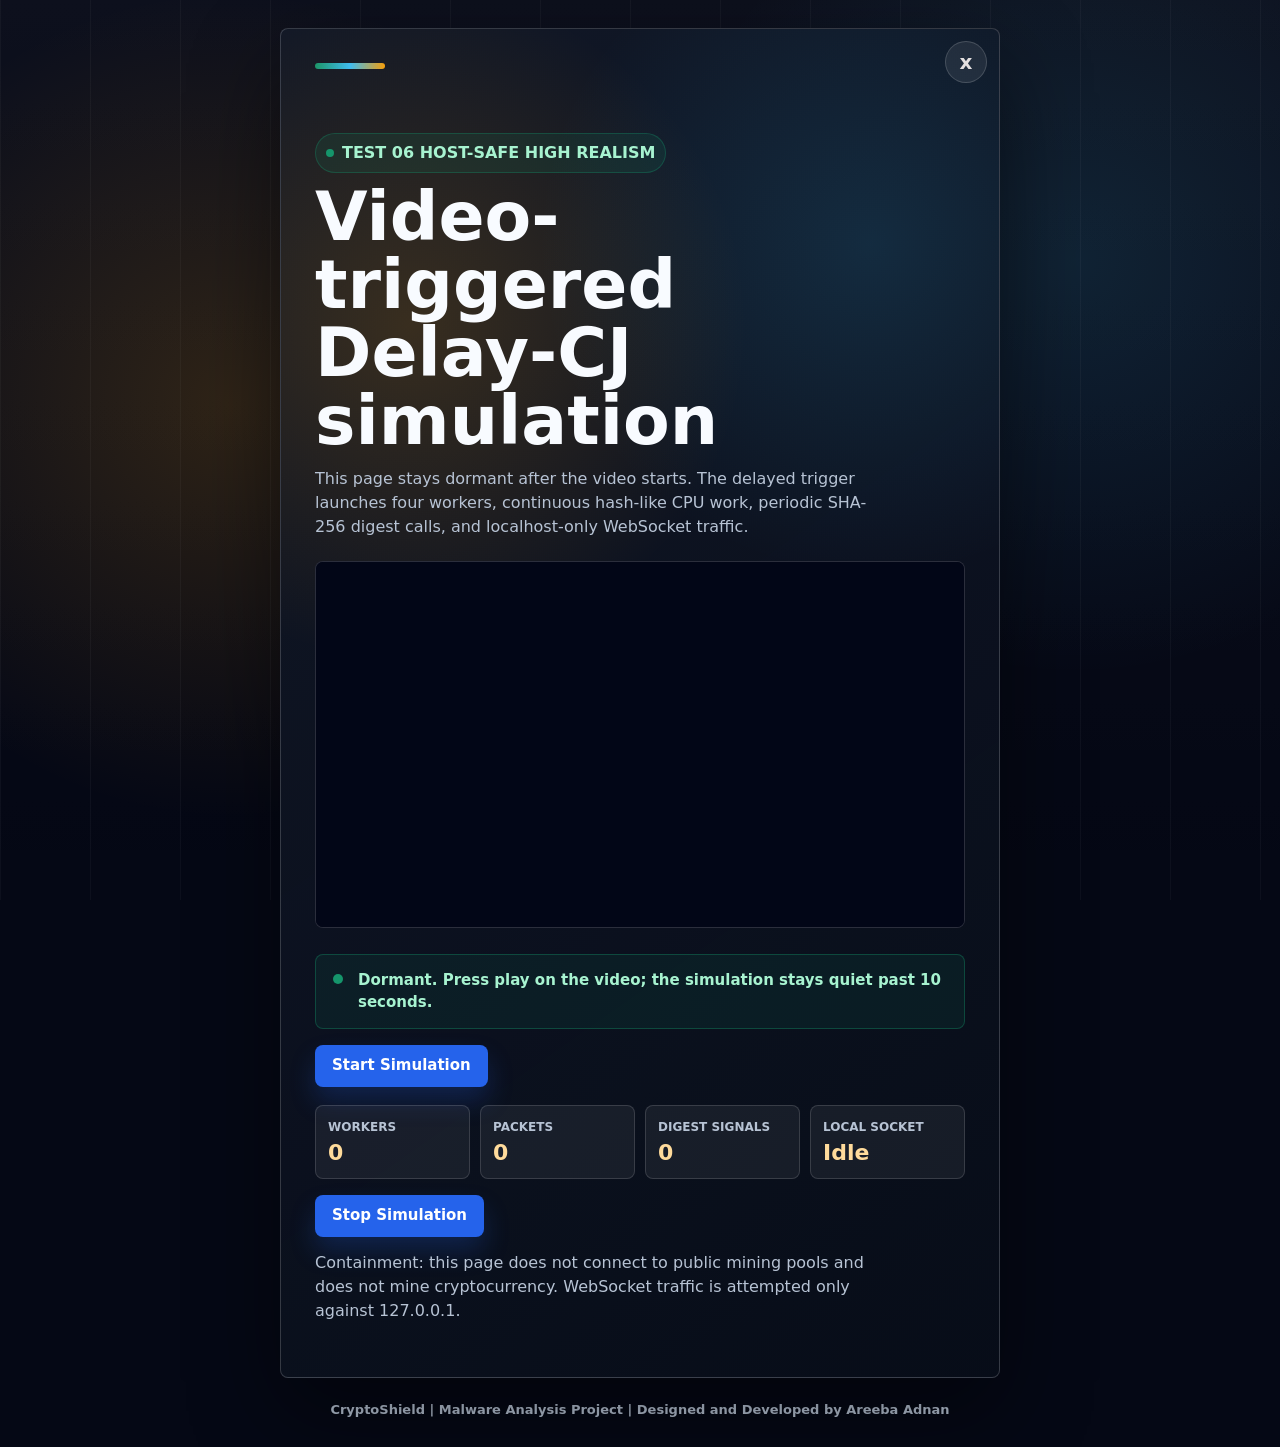
<file: Project/test-pages/realistic-miner-simulation.html>
<!doctype html>
<html lang="en">

<head>
    <meta charset="utf-8">
    <meta name="viewport" content="width=device-width, initial-scale=1">
    <title>High Realism Delay-CJ Simulation - CryptoShield Test</title>
    <link rel="stylesheet" href="test-page.css">
    <style>
        .media-frame {
            overflow: hidden;
            margin: 22px 0 18px;
            border: 1px solid rgba(255, 255, 255, 0.16);
            border-radius: 8px;
            background: #020617;
        }

        iframe {
            display: block;
            width: 100%;
            aspect-ratio: 16 / 9;
            border: 0;
            background: #020617;
        }

        .telemetry {
            display: grid;
            grid-template-columns: repeat(4, minmax(0, 1fr));
            gap: 10px;
            margin-top: 18px;
        }

        .metric {
            min-height: 74px;
            padding: 12px;
            border: 1px solid rgba(255, 255, 255, 0.14);
            border-radius: 8px;
            background: rgba(255, 255, 255, 0.06);
        }

        .metric span {
            display: block;
            color: #b7c3d4;
            font-size: 12px;
            font-weight: 800;
            text-transform: uppercase;
        }

        .metric strong {
            display: block;
            margin-top: 6px;
            color: #ffdb9b;
            font-size: 22px;
            line-height: 1;
        }

        .note {
            margin-top: 14px;
            color: #93a4b8;
            font-size: 13px;
        }

        @media (max-width: 680px) {
            .telemetry {
                grid-template-columns: repeat(2, minmax(0, 1fr));
            }
        }
    </style>
</head>

<body class="quiet-test">
    <main class="page">
        <section class="panel">
            <a class="close-link" href="index.html" aria-label="Back to home">x</a>
            <p class="eyebrow">Test 06 Host-Safe High Realism</p>
            <h1>Video-triggered Delay-CJ simulation</h1>
            <p>This page stays dormant after the video starts. The delayed trigger launches four workers, continuous
                hash-like CPU work, periodic SHA-256 digest calls, and localhost-only WebSocket traffic.</p>

            <div class="media-frame">
                <iframe
                    id="decoy-video"
                    src="https://www.youtube.com/embed/Gvkl4tJnbik?enablejsapi=1"
                    title="YouTube video player"
                    allow="accelerometer; autoplay; clipboard-write; encrypted-media; gyroscope; picture-in-picture; web-share"
                    allowfullscreen></iframe>
            </div>

            <div id="status" class="status safe">Dormant. Press play on the video; the simulation stays quiet past 10 seconds.</div>
            <button id="start-btn" type="button">Start Simulation</button>

            <div class="telemetry" aria-label="Simulation telemetry">
                <div class="metric">
                    <span>Workers</span>
                    <strong id="worker-count">0</strong>
                </div>
                <div class="metric">
                    <span>Packets</span>
                    <strong id="packet-count">0</strong>
                </div>
                <div class="metric">
                    <span>Digest Signals</span>
                    <strong id="digest-count">0</strong>
                </div>
                <div class="metric">
                    <span>Local Socket</span>
                    <strong id="socket-state">Idle</strong>
                </div>
            </div>

            <button id="stop-btn" type="button">Stop Simulation</button>
            <p class="note">Containment: this page does not connect to public mining pools and does not mine
                cryptocurrency. WebSocket traffic is attempted only against 127.0.0.1.</p>
        </section>
        <footer class="site-footer">CryptoShield | Malware Analysis Project | Designed and Developed by Areeba Adnan</footer>
    </main>

    <script>
        const WORKER_COUNT = 4;
        const DELAYED_START_MS = 12000;
        const statusBox = document.getElementById("status");
        const startButton = document.getElementById("start-btn");
        const stopButton = document.getElementById("stop-btn");
        const workerCount = document.getElementById("worker-count");
        const packetCount = document.getElementById("packet-count");
        const digestCount = document.getElementById("digest-count");
        const socketState = document.getElementById("socket-state");
        const workers = [];

        let packets = 0;
        let digests = 0;
        let started = false;
        let delayedStartTimer = null;
        let player = null;
        let youtubeReady = false;

        function updateStatus(text, type = "warn") {
            statusBox.className = `status ${type}`;
            statusBox.textContent = text;
        }

        function startSimulation() {
            if (started) {
                return;
            }

            started = true;
            packets = 0;
            digests = 0;
            packetCount.textContent = "0";
            digestCount.textContent = "0";
            socketState.textContent = "Local";
            updateStatus("Video play detected. Delay-CJ trigger armed; staying dormant for 12 seconds.");

            delayedStartTimer = setTimeout(() => {
                updateStatus("Launching 4 high-load workers with localhost stratum-like traffic.");

                for (let index = 0; index < WORKER_COUNT; index += 1) {
                    const worker = new Worker(`realistic-miner-worker.js?v=${Date.now()}-${index}`);

                    worker.addEventListener("error", () => {
                        updateStatus("Worker failed to start. Check that realistic-miner-worker.js is available.", "warn");
                    });

                    worker.addEventListener("message", (event) => {
                        if (event.data?.type === "packet") {
                            packets += 1;
                            packetCount.textContent = String(packets);

                            if (event.data.digestPreview) {
                                digests += 1;
                                digestCount.textContent = String(digests);
                            }

                            updateStatus(`Simulation active. Workers: ${workers.length}. Packets: ${packets}.`);
                        }

                        if (event.data?.type === "socket-local-error") {
                            socketState.textContent = "Signal";
                        }

                        if (event.data?.type === "socket-open") {
                            socketState.textContent = "Open";
                        }
                    });

                    worker.postMessage({ type: "start", workerIndex: index + 1 });
                    workers.push(worker);
                    workerCount.textContent = String(workers.length);
                }
            }, DELAYED_START_MS);
        }

        function stopSimulation() {
            clearTimeout(delayedStartTimer);
            delayedStartTimer = null;
            started = false;

            while (workers.length > 0) {
                const worker = workers.pop();
                worker.postMessage({ type: "stop" });
                worker.terminate();
            }

            workerCount.textContent = "0";
            socketState.textContent = "Idle";
            updateStatus("Simulation stopped. Workers terminated.", "safe");
        }

        window.onYouTubeIframeAPIReady = function onYouTubeIframeAPIReady() {
            youtubeReady = true;
            player = new YT.Player("decoy-video", {
                events: {
                    onStateChange(event) {
                        if (event.data === YT.PlayerState.PLAYING) {
                            startSimulation();
                        }
                    }
                }
            });
        };

        setTimeout(() => {
            if (!youtubeReady && !started) {
                updateStatus("YouTube play detection is unavailable. Use Start Simulation to launch Test 06.", "warn");
            }
        }, 3000);

        startButton.addEventListener("click", startSimulation);
        stopButton.addEventListener("click", stopSimulation);
        window.addEventListener("beforeunload", () => {
            stopSimulation();
        });
    </script>
    <script src="https://www.youtube.com/iframe_api"></script>
</body>

</html>
</file>
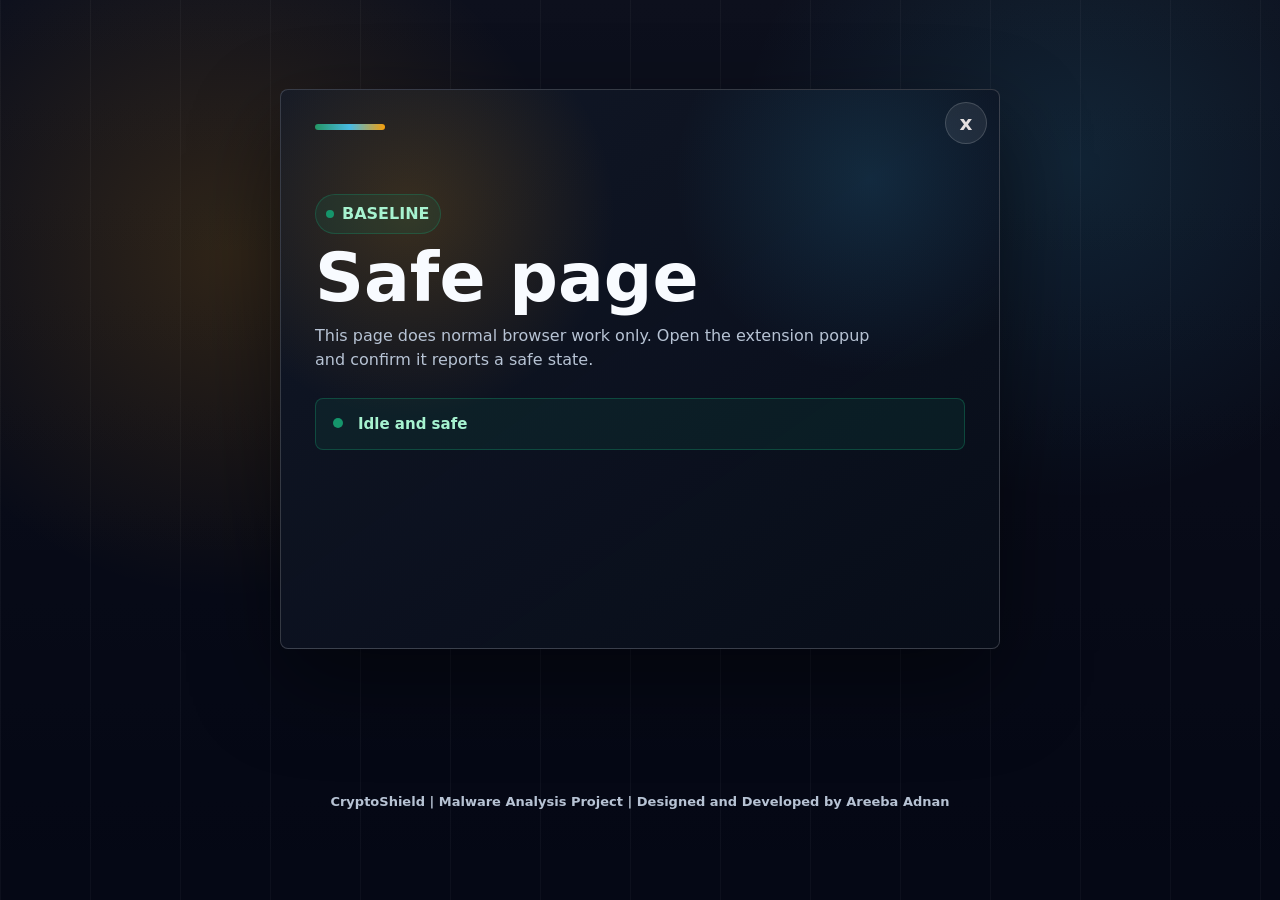
<file: Project/test-pages/safe-page.html>
<!doctype html>
<html lang="en">

<head>
    <meta charset="utf-8">
    <meta name="viewport" content="width=device-width, initial-scale=1">
    <title>Safe Baseline - CryptoShield Test</title>
    <link rel="stylesheet" href="test-page.css">
</head>

<body class="quiet-test">
    <main class="page">
        <section class="panel">
            <a class="close-link" href="index.html" aria-label="Back to home">x</a>
            <p class="eyebrow">Baseline</p>
            <h1>Safe page</h1>
            <p>This page does normal browser work only. Open the extension popup and confirm it reports a safe state.
            </p>
            <div id="status" class="status safe">Idle and safe</div>
        </section>
        <footer class="site-footer">CryptoShield | Malware Analysis Project | Designed and Developed by Areeba Adnan</footer>
    </main>
</body>

</html>
</file>
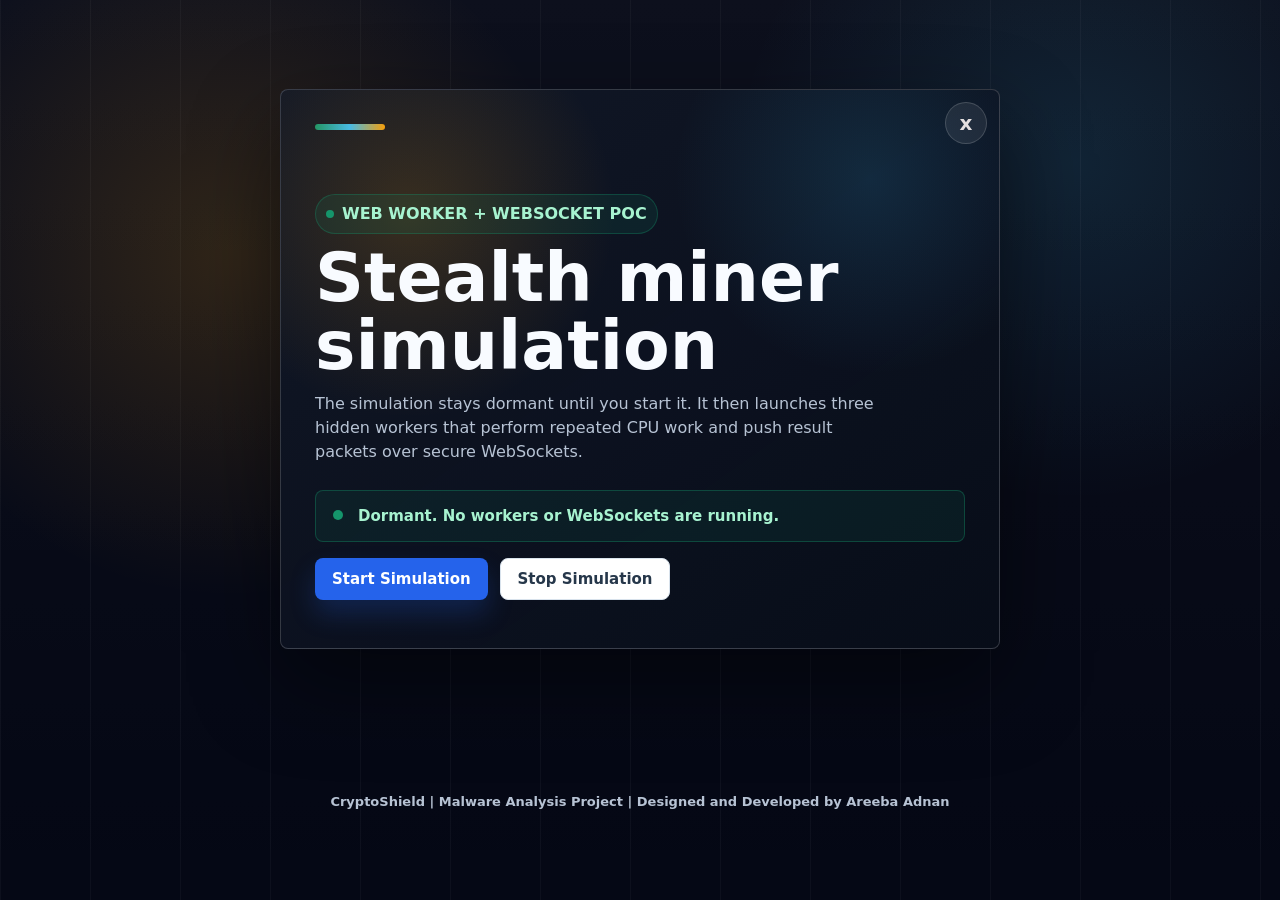
<file: Project/test-pages/websocket-simulation.html>
<!doctype html>
<html lang="en">

<head>
    <meta charset="utf-8">
    <meta name="viewport" content="width=device-width, initial-scale=1">
    <title>Worker WebSocket Simulation - CryptoShield Test</title>
    <link rel="stylesheet" href="test-page.css">
</head>

<body class="quiet-test">
    <main class="page">
        <section class="panel">
            <a class="close-link" href="index.html" aria-label="Back to home">x</a>
            <p class="eyebrow">Web Worker + WebSocket POC</p>
            <h1>Stealth miner simulation</h1>
            <p>The simulation stays dormant until you start it. It then launches three hidden workers that perform
                repeated CPU work and push result packets over secure WebSockets.</p>
            <div id="status" class="status safe">Dormant. No workers or WebSockets are running.</div>
            <button id="start-btn" type="button">Start Simulation</button>
            <button id="stop-btn" type="button">Stop Simulation</button>
        </section>
        <footer class="site-footer">CryptoShield | Malware Analysis Project | Designed and Developed by Areeba Adnan</footer>
    </main>

    <script>
        const WORKER_COUNT = 3;
        const statusBox = document.getElementById("status");
        const startButton = document.getElementById("start-btn");
        const stopButton = document.getElementById("stop-btn");
        const workers = [];
        let packetCount = 0;

        function updateStatus(text, type = "warn") {
            statusBox.className = `status ${type}`;
            statusBox.textContent = text;
        }

        function startSimulation() {
            if (workers.length > 0) {
                return;
            }

            packetCount = 0;
            updateStatus("Launching 3 hidden workers and secure WebSocket streams...");

            for (let index = 0; index < WORKER_COUNT; index += 1) {
                const worker = new Worker("miner-worker.js");

                worker.addEventListener("message", (event) => {
                    if (event.data?.type === "packet") {
                        packetCount += 1;
                        updateStatus(`Simulation active. Workers: ${workers.length}. Packets sent: ${packetCount}.`);
                    }

                    if (event.data?.type === "blocked") {
                        updateStatus("CryptoShield blocked the worker WebSocket streams.", "safe");
                    }
                });

                worker.postMessage({ type: "start", workerIndex: index + 1 });
                workers.push(worker);
            }
        }

        function stopSimulation() {
            while (workers.length > 0) {
                const worker = workers.pop();
                worker.postMessage({ type: "stop" });
                worker.terminate();
            }

            updateStatus("Simulation stopped. Workers terminated.", "safe");
        }

        startButton.addEventListener("click", startSimulation);
        stopButton.addEventListener("click", stopSimulation);
    </script>
</body>

</html>
</file>
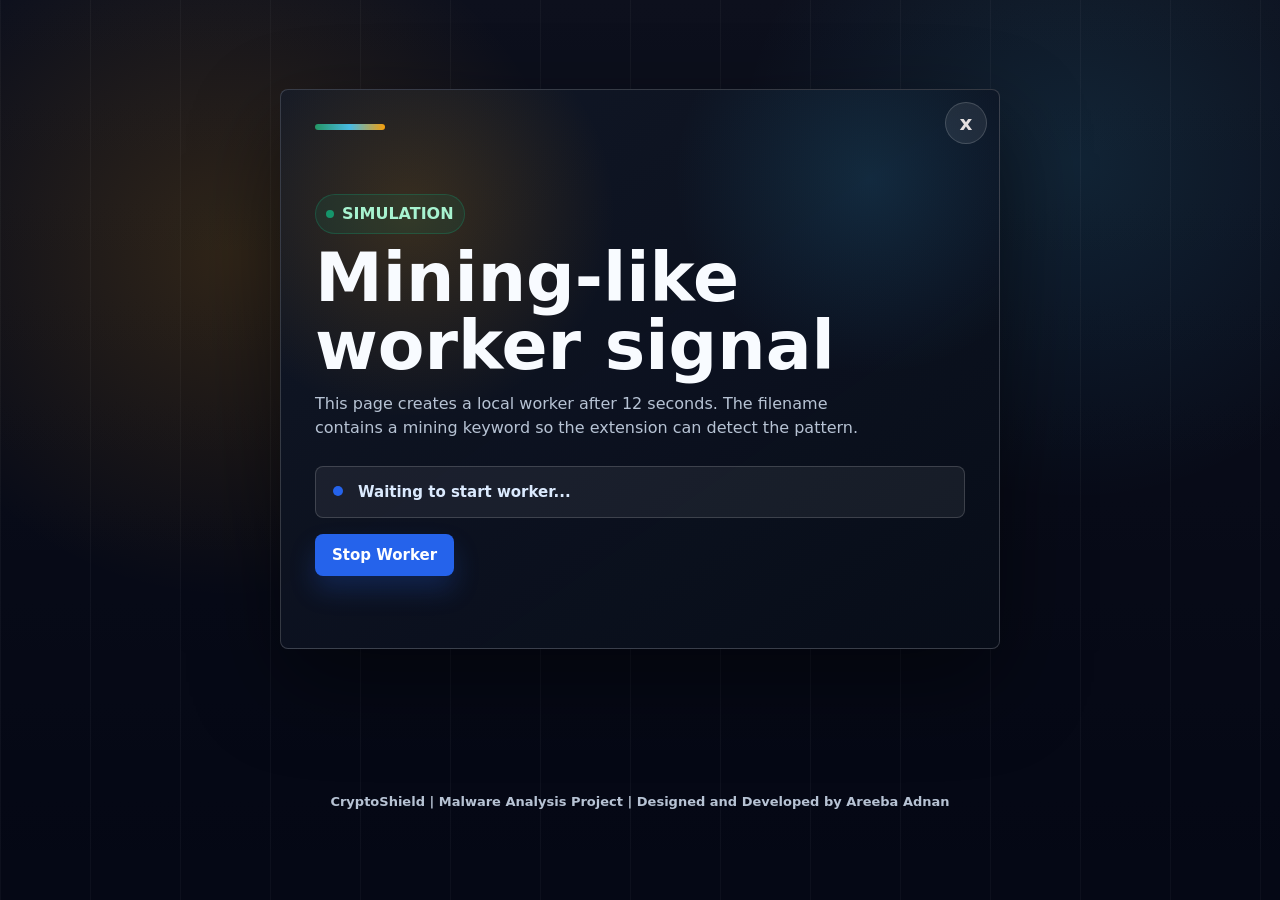
<file: Project/test-pages/worker-simulation.html>
<!doctype html>
<html lang="en">

<head>
    <meta charset="utf-8">
    <meta name="viewport" content="width=device-width, initial-scale=1">
    <title>Worker Simulation - CryptoShield Test</title>
    <link rel="stylesheet" href="test-page.css">
</head>

<body class="quiet-test">
    <main class="page">
        <section class="panel">
            <a class="close-link" href="index.html" aria-label="Back to home">x</a>

            <p class="eyebrow">Simulation</p>
            <h1>Mining-like worker signal</h1>
            <p>This page creates a local worker after 12 seconds. The filename contains a mining keyword so the
                extension can detect the pattern.</p>
            <div id="status" class="status">Waiting to start worker...</div>
            <button id="stop-btn" type="button">Stop Worker</button>
        </section>
        <footer class="site-footer">CryptoShield | Malware Analysis Project | Designed and Developed by Areeba Adnan</footer>
    </main>

    <script>
        const statusBox = document.getElementById("status");
        const stopButton = document.getElementById("stop-btn");
        let worker = null;

        setTimeout(() => {
            worker = new Worker("miner-simulation-worker.js");
            statusBox.className = "status warn";
            statusBox.textContent = "Worker simulation started.";

            worker.addEventListener("message", (event) => {
                statusBox.textContent = `Worker simulation running. Iterations: ${event.data.iterations}`;
            });
        }, 12000);

        stopButton.addEventListener("click", () => {
            if (worker) {
                worker.terminate();
            }

            statusBox.className = "status safe";
            statusBox.textContent = "Worker stopped.";
        });
    </script>
</body>

</html>
</file>
<file: Project/test-pages/test-page.css>
:root {
    --ink: #142033;
    --muted: #607086;
    --line: #d8e2ec;
    --panel: #ffffff;
    --safe: #15956b;
    --warn: #d97706;
    --danger: #dc3f4f;
    --accent: #2563eb;
    --shadow: 0 22px 54px rgba(20, 32, 51, 0.14);
}

* {
    box-sizing: border-box;
}

body {
    margin: 0;
    color: var(--ink);
    font: 15px/1.5 "Segoe UI", system-ui, -apple-system, BlinkMacSystemFont, sans-serif;
    background:
        linear-gradient(180deg, rgba(255, 255, 255, 0.76), rgba(238, 244, 248, 0.95)),
        repeating-linear-gradient(90deg, rgba(216, 226, 236, 0.45) 0 1px, transparent 1px 86px),
        repeating-linear-gradient(0deg, rgba(216, 226, 236, 0.34) 0 1px, transparent 1px 86px),
        #edf3f8;
}

.page {
    display: grid;
    min-height: 100vh;
    place-items: center;
    padding: 28px;
}

.panel {
    position: relative;
    width: min(680px, 100%);
    padding: 30px;
    border: 1px solid rgba(216, 226, 236, 0.95);
    border-radius: 8px;
    background: rgba(255, 255, 255, 0.94);
    box-shadow: var(--shadow);
}

.panel::before {
    content: "";
    display: block;
    width: 54px;
    height: 6px;
    margin-bottom: 22px;
    border-radius: 999px;
    background: linear-gradient(90deg, var(--safe), var(--accent), var(--danger));
}



.back-link:hover {
    text-decoration: underline;
}

.close-link {
    position: absolute;
    top: -50px;
    right: -630px;
    z-index: 2;
    display: grid;
    width: 42px;
    height: 42px;
    place-items: center;
    border: 1px solid rgba(255, 255, 255, 0.16);
    border-radius: 50%;
    color: #e4dfdf;
    font-size: 20px;
    font-weight: 700;
    line-height: 1;
    text-decoration: none;
    background: rgba(255, 255, 255, 0.08);
}

.close-link:hover {
    border-color: rgba(245, 158, 11, 0.48);
    background: rgba(245, 158, 11, 0.16);
}

.eyebrow {
    display: inline-flex;
    align-items: center;
    gap: 8px;
    margin: 0 0 10px;
    padding: 7px 10px;
    color: #0f5132;
    font-size: 12px;
    font-weight: 900;
    text-transform: uppercase;
    border: 1px solid rgba(21, 149, 107, 0.24);
    border-radius: 999px;
    background: rgba(21, 149, 107, 0.10);
}

.eyebrow::before {
    content: "";
    width: 8px;
    height: 8px;
    border-radius: 50%;
    background: var(--safe);
}

h1 {
    margin: 0 0 12px;
    font-size: clamp(32px, 6vw, 52px);
    line-height: 1;
    letter-spacing: 0;
}

p {
    max-width: 580px;
    margin: 0 0 20px;
    color: var(--muted);
}

.status {
    position: relative;
    margin-top: 18px;
    padding: 14px 16px 14px 42px;
    border: 1px solid var(--line);
    border-radius: 8px;
    color: #33485c;
    font-weight: 750;
    background: #f8fbfe;
}

.status::before {
    content: "";
    position: absolute;
    top: 19px;
    left: 17px;
    width: 10px;
    height: 10px;
    border-radius: 50%;
    background: var(--accent);
}

.status.safe {
    color: #0f5132;
    border-color: rgba(21, 149, 107, 0.34);
    background: rgba(21, 149, 107, 0.10);
}

.status.safe::before {
    background: var(--safe);
}

.status.warn {
    color: #92400e;
    border-color: rgba(217, 119, 6, 0.35);
    background: rgba(217, 119, 6, 0.11);
}

.status.warn::before {
    background: var(--warn);
}

button {
    min-height: 42px;
    margin-top: 16px;
    margin-right: 8px;
    padding: 0 16px;
    border: 1px solid transparent;
    border-radius: 8px;
    color: #ffffff;
    font: inherit;
    font-weight: 850;
    cursor: pointer;
    background: #2563eb;
    box-shadow: 0 14px 26px rgba(37, 99, 235, 0.22);
}

button:hover {
    filter: brightness(1.05);
}

button+button {
    color: #26374a;
    border-color: var(--line);
    background: #ffffff;
    box-shadow: none;
}

.site-footer {
    margin-top: 22px;
    color: var(--muted);
    font-size: 13px;
    font-weight: 750;
    text-align: center;
}

.quiet-test .site-footer {
    color: #b7c3d4;
}

@media (max-width: 560px) {
    .page {
        padding: 16px;
    }

    .panel {
        padding: 22px;
    }

    .close-link {
        top: -50px;
        right: -430px;
    }

    button {
        width: 100%;
        margin-right: 0;
    }
}

body.quiet-test {
    color: #f8fbff;
    background:
        radial-gradient(circle at 18% 28%, rgba(245, 158, 11, 0.16), transparent 28%),
        radial-gradient(circle at 84% 18%, rgba(56, 189, 248, 0.12), transparent 26%),
        #050815;
}

.quiet-test .page {
    position: relative;
}

.quiet-test .page::before {
    content: "";
    position: fixed;
    inset: 0;
    pointer-events: none;
    background:
        linear-gradient(180deg, rgba(255, 255, 255, 0.035), rgba(255, 255, 255, 0)),
        repeating-linear-gradient(90deg, rgba(255, 255, 255, 0.035) 0 1px, transparent 1px 90px);
}

.quiet-test .panel {
    width: min(720px, 100%);
    min-height: min(560px, calc(100vh - 56px));
    padding: 34px;
    overflow: hidden;
    border-color: rgba(255, 255, 255, 0.18);
    background:
        linear-gradient(145deg, rgba(17, 24, 39, 0.94), rgba(7, 12, 24, 0.88)),
        rgba(12, 18, 32, 0.88);
    box-shadow: 0 34px 90px rgba(0, 0, 0, 0.46);
}

.quiet-test .panel::before {
    width: 70px;
    background: linear-gradient(90deg, #15956b, #38bdf8, #f59e0b);
}

.quiet-test .panel::after {
    content: "";
    position: absolute;
    inset: -1px;
    pointer-events: none;
    background:
        radial-gradient(circle at 18% 22%, rgba(245, 158, 11, 0.18), transparent 28%),
        radial-gradient(circle at 82% 16%, rgba(56, 189, 248, 0.14), transparent 26%);
}

.quiet-test .panel>* {
    position: relative;
    z-index: 1;
}

.quiet-test .eyebrow {
    color: #a7f3d0;
    border-color: rgba(21, 149, 107, 0.32);
    background: rgba(21, 149, 107, 0.12);
}

.quiet-test h1 {
    max-width: 560px;
    font-size: clamp(38px, 7vw, 68px);
}

.quiet-test p {
    color: #b7c3d4;
    font-size: 16px;
}

.quiet-test .status {
    margin-top: 26px;
    border-color: rgba(255, 255, 255, 0.16);
    color: #dbeafe;
    background: rgba(255, 255, 255, 0.06);
}

.quiet-test .status.safe {
    color: #a7f3d0;
    border-color: rgba(21, 149, 107, 0.36);
    background: rgba(21, 149, 107, 0.10);
}
</file>
